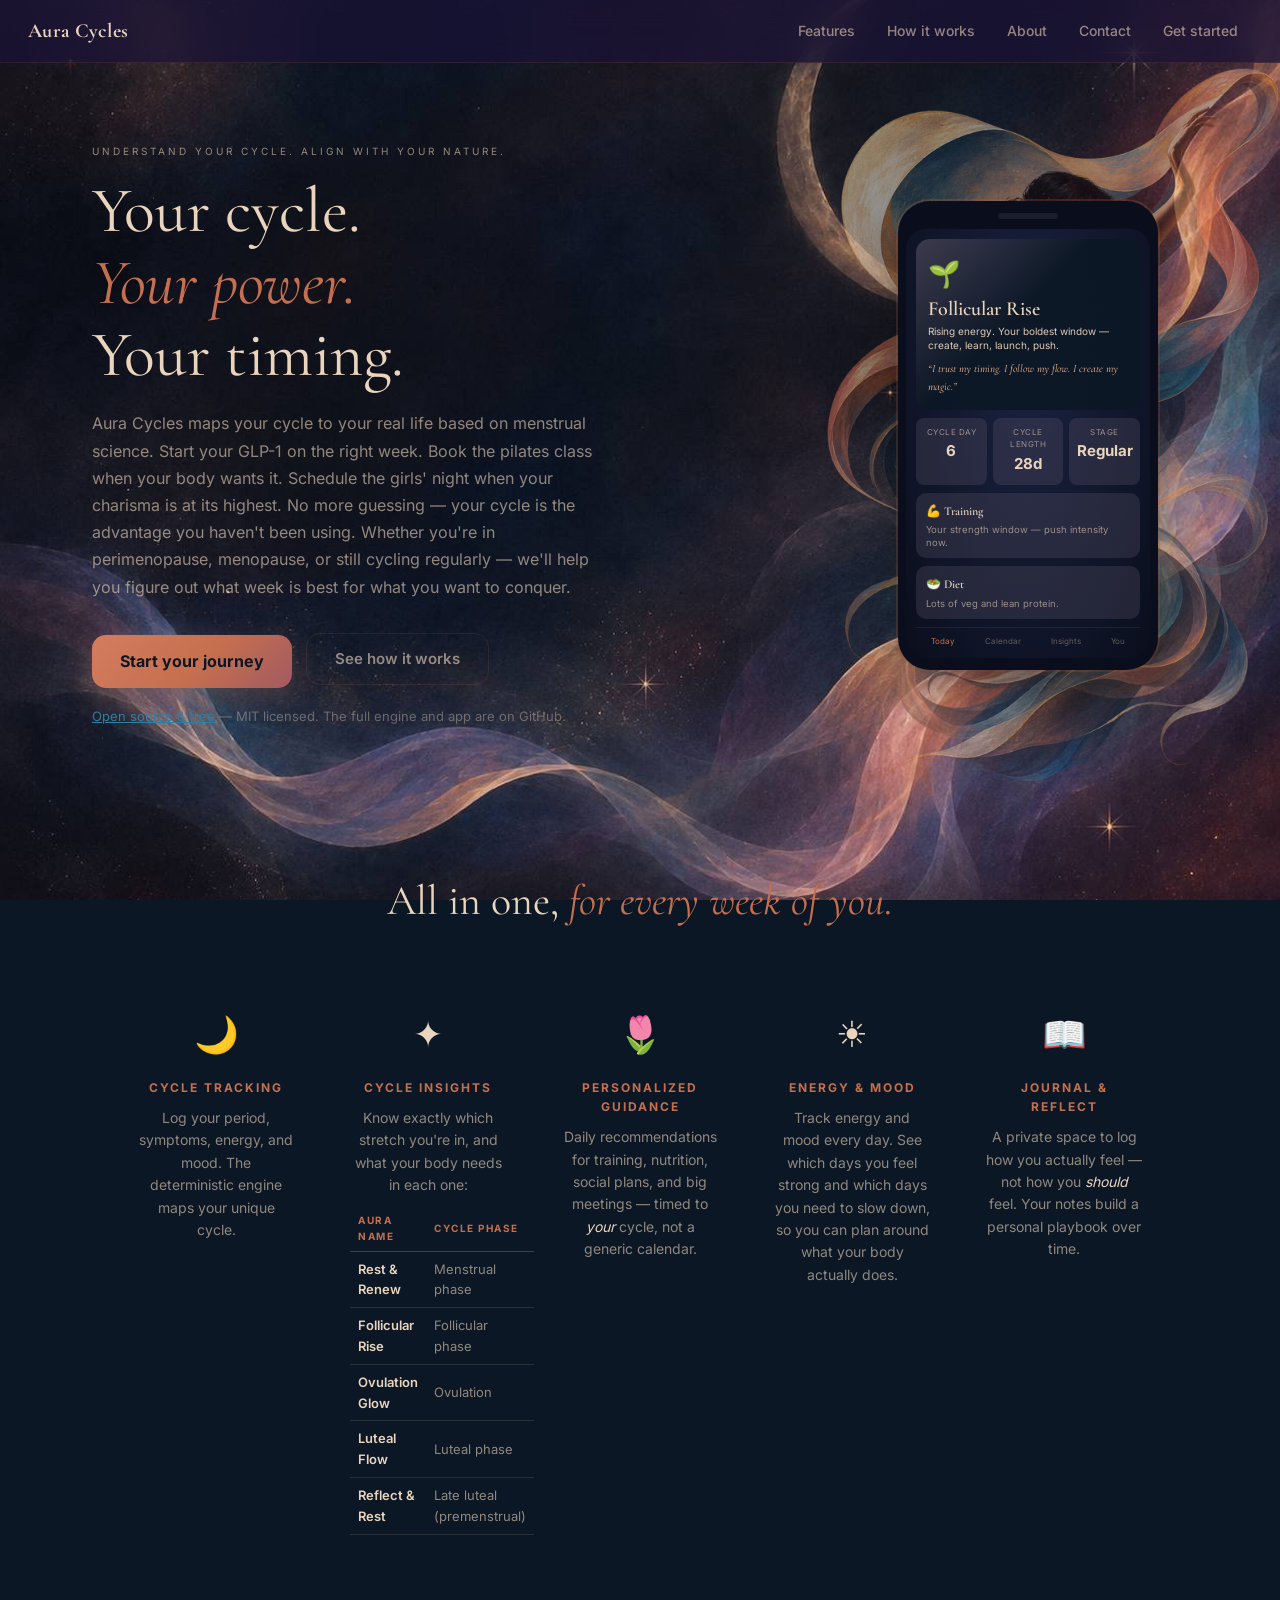
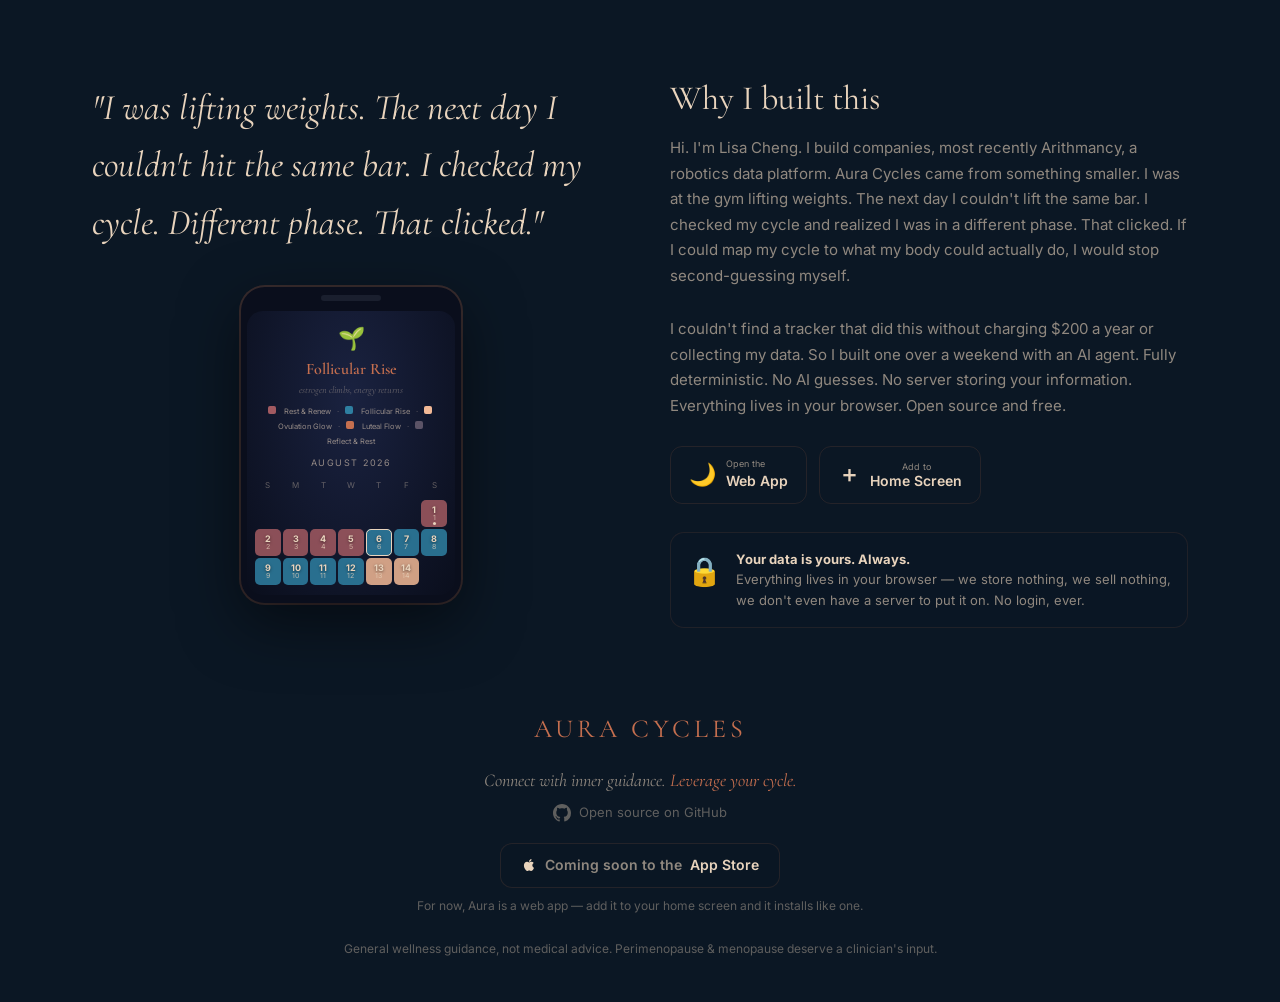
<file: static/index.html>
<!DOCTYPE html>
<html lang="en">
<head>
  <meta charset="UTF-8" />
  <meta name="viewport" content="width=device-width, initial-scale=1.0, viewport-fit=cover" />
  <title>Aura Cycles — Your cycle. Your power. Your timing.</title>
  <meta name="description" content="Aura Cycles is your personal guide to hormonal health, energy, and emotional wellbeing. Track your cycle, understand your patterns, and get daily recommendations timed to your flow — all in your browser, private and deterministic." />
  <meta name="theme-color" content="#0B1724" />
  <link rel="manifest" href="/manifest.webmanifest" />
  <link rel="icon" type="image/png" href="/static/icons/icon-192.png" />
  <link rel="apple-touch-icon" href="/static/icons/icon-180.png" />
  <meta name="mobile-web-app-capable" content="yes" />
  <meta name="apple-mobile-web-app-capable" content="yes" />
  <meta name="apple-mobile-web-app-status-bar-style" content="black-translucent" />
  <meta name="apple-mobile-web-app-title" content="Aura Cycles" />
  <link rel="stylesheet" href="/static/fonts/fonts.css" />
  <link rel="stylesheet" href="/static/landing.css" />
  <link rel="stylesheet" href="/static/style.css" />
  <script>
    // Returning visitor? Go straight to the app — no login, nothing to re-enter.
    (function () {
      try {
        var p = JSON.parse(localStorage.getItem('aura:profile') || 'null');
        if (p && p.period_starts && p.period_starts.length) location.replace('/app');
      } catch (e) {}
    })();
  </script>
</head>
<body>

  <!-- ===== Top navigation ===== -->
  <nav class="topnav" aria-label="Primary">
    <a class="nav-brand" href="#top">Aura Cycles</a>
    <div class="nav-links nav-landing">
      <a href="#features">Features</a>
      <a href="/how-it-works">How it works</a>
      <a href="/about">About</a>
      <a href="/contact">Contact</a>
      <a href="/app">Get started</a>
    </div>
  </nav>

  <!-- ===== HERO ===== -->
  <header class="hero" id="top">
    <div class="hero-illustration"></div>
    <div class="hero-split">
      <div class="hero-text">
        <div class="hero-kicker">UNDERSTAND YOUR CYCLE. ALIGN WITH YOUR NATURE.</div>
        <h1>Your cycle.<br><em>Your power.</em><br>Your timing.</h1>
        <p class="hero-desc">Aura Cycles maps your cycle to your real life based on menstrual science. Start your GLP-1 on the right week. Book the pilates class when your body wants it. Schedule the girls' night when your charisma is at its highest. No more guessing — your cycle is the advantage you haven't been using. Whether you're in perimenopause, menopause, or still cycling regularly — we'll help you figure out what week is best for what you want to conquer.</p>
        <div class="hero-btns">
          <a href="/app" class="cta">Start your journey</a>
          <a href="/how-it-works" class="cta-outline">See how it works</a>
        </div>
        <p class="hero-oss"><a href="https://github.com/chunli0x/auracycles" target="_blank" rel="noopener">Open source &amp; free</a> — MIT licensed. The full engine and app are on GitHub.</p>
      </div>
      <div class="hero-phone">
        <div class="phone-frame">
          <div class="phone-notch"></div>
          <div class="phone-screen app-mock">
            <div class="mock-banner">
              <span class="mock-emoji">🌱</span>
              <div class="mock-title">Follicular Rise</div>
              <div class="mock-blurb">Rising energy. Your boldest window — create, learn, launch, push.</div>
              <div class="mock-affirm">“I trust my timing. I follow my flow. I create my magic.”</div>
            </div>
            <div class="mock-facts">
              <div class="mock-fact"><span>Cycle day</span><strong>6</strong></div>
              <div class="mock-fact"><span>Cycle length</span><strong>28d</strong></div>
              <div class="mock-fact"><span>Stage</span><strong>Regular</strong></div>
            </div>
            <div class="mock-rec"><div class="mock-rec-head">💪 Training</div><div class="mock-rec-body">Your strength window — push intensity now.</div></div>
            <div class="mock-rec"><div class="mock-rec-head">🥗 Diet</div><div class="mock-rec-body">Lots of veg and lean protein.</div></div>
            <div class="mock-tabbar"><span class="on">Today</span><span>Calendar</span><span>Insights</span><span>You</span></div>
          </div>
        </div>
      </div>
    </div>
  </header>

  <!-- ===== LANDING CONTENT ===== -->
  <main class="landing">

    <!-- Features -->
    <section class="features" id="features">
      <h2 class="section-title">All in one, <em>for every week of you.</em></h2>
      <div class="feature-grid">
        <div class="feat">
          <div class="feat-icon">🌙</div>
          <h3>CYCLE TRACKING</h3>
          <p>Log your period, symptoms, energy, and mood. The deterministic engine maps your unique cycle.</p>
        </div>
        <div class="feat">
          <div class="feat-icon">✦</div>
          <h3>CYCLE INSIGHTS</h3>
          <p>Know exactly which stretch you're in, and what your body needs in each one:</p>
          <table class="stretch-table">
            <thead><tr><th>Aura name</th><th>Cycle phase</th></tr></thead>
            <tbody>
              <tr><td>Rest &amp; Renew</td><td>Menstrual phase</td></tr>
              <tr><td>Follicular Rise</td><td>Follicular phase</td></tr>
              <tr><td>Ovulation Glow</td><td>Ovulation</td></tr>
              <tr><td>Luteal Flow</td><td>Luteal phase</td></tr>
              <tr><td>Reflect &amp; Rest</td><td>Late luteal (premenstrual)</td></tr>
            </tbody>
          </table>
        </div>
        <div class="feat">
          <div class="feat-icon">🌷</div>
          <h3>PERSONALIZED GUIDANCE</h3>
          <p>Daily recommendations for training, nutrition, social plans, and big meetings — timed to <em>your</em> cycle, not a generic calendar.</p>
        </div>
        <div class="feat">
          <div class="feat-icon">☀️</div>
          <h3>ENERGY & MOOD</h3>
          <p>Track energy and mood every day. See which days you feel strong and which days you need to slow down, so you can plan around what your body actually does.</p>
        </div>
        <div class="feat">
          <div class="feat-icon">📖</div>
          <h3>JOURNAL & REFLECT</h3>
          <p>A private space to log how you actually feel — not how you <em>should</em> feel. Your notes build a personal playbook over time.</p>
        </div>
      </div>
    </section>

    <!-- Manifesto + Phone -->
    <section class="showcase" id="about">
      <div class="showcase-split">
        <div class="showcase-left">
          <blockquote>"I was lifting weights. The next day I couldn't hit the same bar. I checked my cycle. Different phase. That clicked."</blockquote>
          <div class="showcase-phone">
            <div class="phone-frame small">
              <div class="phone-notch"></div>
              <div class="phone-screen cal-screen">
                <div class="mock-cal-hero">
                  <div class="mock-cal-hero-icon">🌱</div>
                  <div class="mock-cal-hero-title">Follicular Rise</div>
                  <div class="mock-cal-hero-desc">estrogen climbs, energy returns</div>
                </div>
                <div class="mock-legend">
                  <span class="mock-swatch" style="background:#A25A61"></span>Rest &amp; Renew
                  <span class="mock-sep">·</span>
                  <span class="mock-swatch" style="background:#2E7FA1"></span>Follicular Rise
                  <span class="mock-sep">·</span>
                  <span class="mock-swatch" style="background:#F2B996"></span>Ovulation Glow
                  <span class="mock-sep">·</span>
                  <span class="mock-swatch" style="background:#C56F4F"></span>Luteal Flow
                  <span class="mock-sep">·</span>
                  <span class="mock-swatch" style="background:#5B5366"></span>Reflect &amp; Rest
                </div>
                <div class="mock-month-label">August 2026</div>
                <div class="mock-weekdays"><span>S</span><span>M</span><span>T</span><span>W</span><span>T</span><span>F</span><span>S</span></div>
                <div class="mock-grid">
                  <span class="mock-day blank"></span><span class="mock-day blank"></span><span class="mock-day blank"></span><span class="mock-day blank"></span><span class="mock-day blank"></span><span class="mock-day blank"></span>
                  <span class="mock-day start" style="background:rgba(162,90,97,0.85)"><span class="md-num">1</span><span class="md-cd">1</span></span>
                  <span class="mock-day" style="background:rgba(162,90,97,0.85)"><span class="md-num">2</span><span class="md-cd">2</span></span>
                  <span class="mock-day" style="background:rgba(162,90,97,0.85)"><span class="md-num">3</span><span class="md-cd">3</span></span>
                  <span class="mock-day" style="background:rgba(162,90,97,0.85)"><span class="md-num">4</span><span class="md-cd">4</span></span>
                  <span class="mock-day" style="background:rgba(162,90,97,0.85)"><span class="md-num">5</span><span class="md-cd">5</span></span>
                  <span class="mock-day today" style="background:rgba(46,127,161,0.85)"><span class="md-num">6</span><span class="md-cd">6</span></span>
                  <span class="mock-day" style="background:rgba(46,127,161,0.85)"><span class="md-num">7</span><span class="md-cd">7</span></span>
                  <span class="mock-day" style="background:rgba(46,127,161,0.85)"><span class="md-num">8</span><span class="md-cd">8</span></span>
                  <span class="mock-day" style="background:rgba(46,127,161,0.85)"><span class="md-num">9</span><span class="md-cd">9</span></span>
                  <span class="mock-day" style="background:rgba(46,127,161,0.85)"><span class="md-num">10</span><span class="md-cd">10</span></span>
                  <span class="mock-day" style="background:rgba(46,127,161,0.85)"><span class="md-num">11</span><span class="md-cd">11</span></span>
                  <span class="mock-day" style="background:rgba(46,127,161,0.85)"><span class="md-num">12</span><span class="md-cd">12</span></span>
                  <span class="mock-day" style="background:rgba(242,185,150,0.85)"><span class="md-num">13</span><span class="md-cd">13</span></span>
                  <span class="mock-day" style="background:rgba(242,185,150,0.85)"><span class="md-num">14</span><span class="md-cd">14</span></span>
                </div>
              </div>
            </div>
          </div>
        </div>
        <div class="showcase-right">
          <h2>Why I built this</h2>
          <p>Hi. I'm Lisa Cheng. I build companies, most recently Arithmancy, a robotics data platform. Aura Cycles came from something smaller. I was at the gym lifting weights. The next day I couldn't lift the same bar. I checked my cycle and realized I was in a different phase. That clicked. If I could map my cycle to what my body could actually do, I would stop second-guessing myself.</p>
          <p>I couldn't find a tracker that did this without charging $200 a year or collecting my data. So I built one over a weekend with an AI agent. Fully deterministic. No AI guesses. No server storing your information. Everything lives in your browser. Open source and free.</p>
          <div class="store-btns">
            <a href="/app" class="store-btn"><span class="sb-icon">🌙</span><span class="sb-text"><small>Open the</small>Web App</span></a>
            <button type="button" class="store-btn" id="install-btn"><span class="sb-icon">＋</span><span class="sb-text"><small>Add to</small>Home Screen</span></button>
          </div>
          <p class="install-hint" id="install-hint" hidden>To install: use your browser's menu → "Add to Home Screen" (iPhone: Share → Add to Home Screen). No app store needed.</p>
          <div class="privacy-box">
            <div class="pb-icon">🔒</div>
            <div class="pb-text"><strong>Your data is yours. Always.</strong><br>Everything lives in your browser — we store nothing, we sell nothing, we don't even have a server to put it on. No login, ever.</div>
          </div>
        </div>
      </div>
    </section>

  </main>

  <!-- ===== Footer ===== -->
  <footer class="foot">
    <div class="foot-brand">AURA CYCLES</div>
    <div class="motto">Connect with inner guidance. <em>Leverage your cycle.</em></div>
    <div class="foot-links">
      <a class="gh-link" href="https://github.com/chunli0x/auracycles" target="_blank" rel="noopener" aria-label="Aura Cycles on GitHub">
        <svg viewBox="0 0 16 16" width="18" height="18" fill="currentColor" aria-hidden="true"><path d="M8 0C3.58 0 0 3.58 0 8c0 3.54 2.29 6.53 5.47 7.59.4.07.55-.17.55-.38 0-.19-.01-.82-.01-1.49-2.01.37-2.53-.49-2.69-.94-.09-.23-.48-.94-.82-1.13-.28-.15-.68-.52-.01-.53.63-.01 1.08.58 1.23.82.72 1.21 1.87.87 2.33.66.07-.52.28-.87.51-1.07-1.78-.2-3.64-.89-3.64-3.95 0-.87.31-1.59.82-2.15-.08-.2-.36-1.02.08-2.12 0 0 .67-.21 2.2.82.64-.18 1.32-.27 2-.27s1.36.09 2 .27c1.53-1.04 2.2-.82 2.2-.82.44 1.1.16 1.92.08 2.12.51.56.82 1.27.82 2.15 0 3.07-1.87 3.75-3.65 3.95.29.25.54.73.54 1.48 0 1.07-.01 1.93-.01 2.2 0 .21.15.46.55.38A8.01 8.01 0 0 0 16 8c0-4.42-3.58-8-8-8z"/></svg>
        <span>Open source on GitHub</span>
      </a>
    </div>
    <div class="coming-soon">
      <span class="cs-badge"><span class="cs-apple"></span> Coming soon to the <strong>App Store</strong></span>
      <span class="cs-note">For now, Aura is a web app — add it to your home screen and it installs like one.</span>
    </div>
    <div class="disc">General wellness guidance, not medical advice. Perimenopause &amp; menopause deserve a clinician's input.</div>
  </footer>

  <script>
    if ('serviceWorker' in navigator) {
      window.addEventListener('load', function () {
        navigator.serviceWorker.register('/sw.js').catch(function () {});
      });
    }
    // PWA install (Add to Home Screen)
    let deferredPrompt = null;
    window.addEventListener('beforeinstallprompt', function (e) {
      e.preventDefault();
      deferredPrompt = e;
    });
    document.getElementById('install-btn').addEventListener('click', function () {
      if (deferredPrompt) {
        deferredPrompt.prompt();
        deferredPrompt.userChoice.then(function () { deferredPrompt = null; });
      } else {
        document.getElementById('install-hint').hidden = false;
      }
    });
  </script>
</body>
</html>
</file>
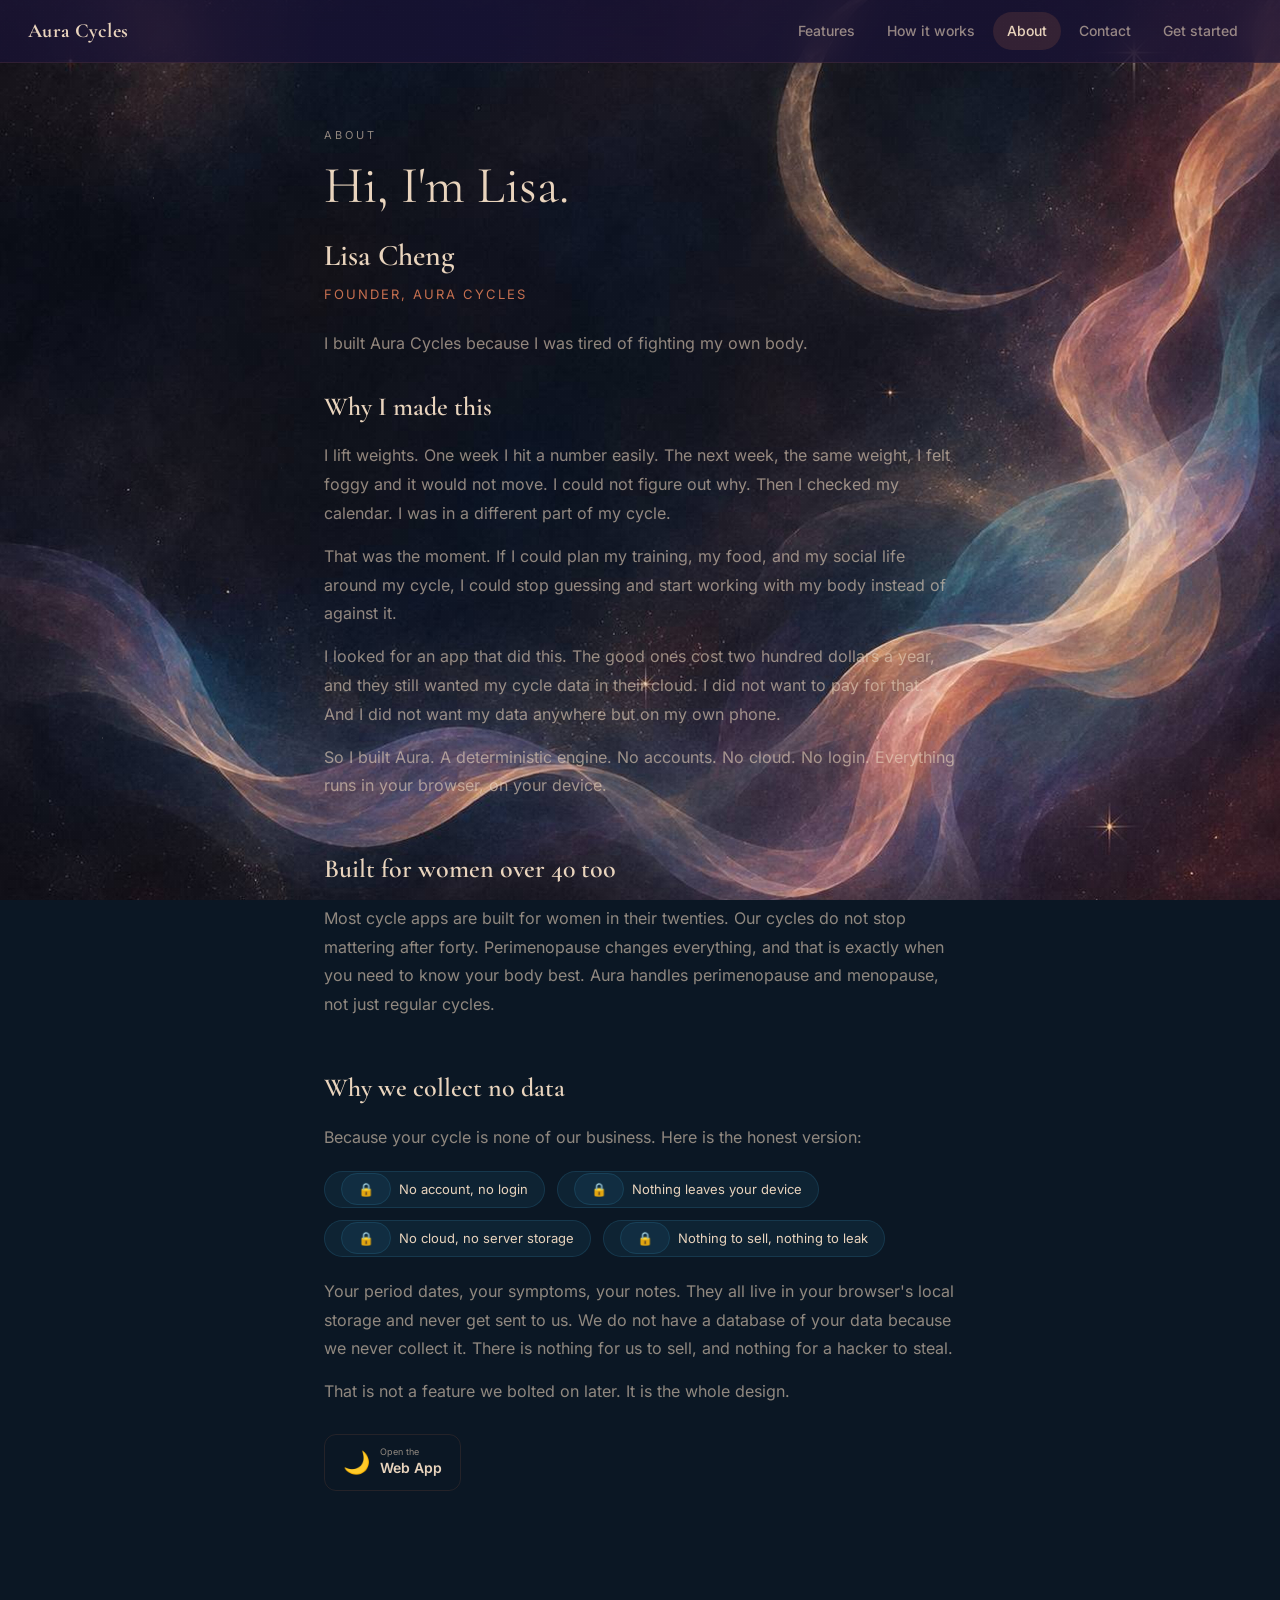
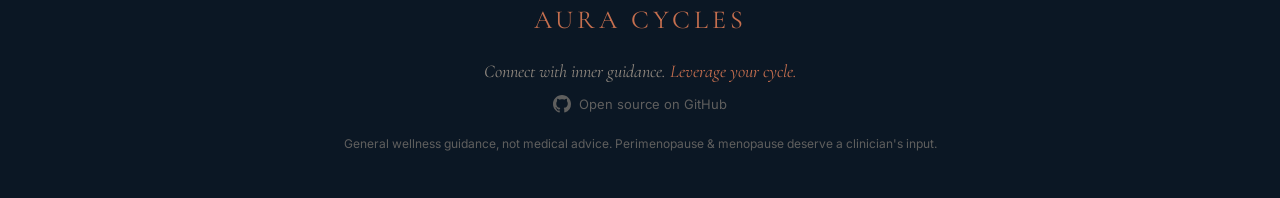
<file: static/about.html>
<!DOCTYPE html>
<html lang="en">
<head>
  <meta charset="UTF-8" />
  <meta name="viewport" content="width=device-width, initial-scale=1.0, viewport-fit=cover" />
  <title>About — Aura Cycles</title>
  <meta name="description" content="Why Lisa built Aura Cycles, and why we collect no data. A deterministic, private cycle tracker that lives in your browser." />
  <meta name="theme-color" content="#0B1724" />
  <link rel="manifest" href="/manifest.webmanifest" />
  <link rel="icon" type="image/png" href="/static/icons/icon-192.png" />
  <link rel="apple-touch-icon" href="/static/icons/icon-180.png" />
  <meta name="mobile-web-app-capable" content="yes" />
  <meta name="apple-mobile-web-app-capable" content="yes" />
  <meta name="apple-mobile-web-app-status-bar-style" content="black-translucent" />
  <meta name="apple-mobile-web-app-title" content="Aura Cycles" />
  <link rel="stylesheet" href="/static/fonts/fonts.css" />
  <link rel="stylesheet" href="/static/landing.css" />
  <link rel="stylesheet" href="/static/style.css" />
  <link rel="stylesheet" href="/static/pages.css" />
</head>
<body>

  <nav class="topnav" aria-label="Primary">
    <a class="nav-brand" href="/">Aura Cycles</a>
    <div class="nav-links nav-landing">
      <a href="/#features">Features</a>
      <a href="/how-it-works">How it works</a>
      <a href="/about" class="active">About</a>
      <a href="/contact">Contact</a>
      <a href="/app">Get started</a>
    </div>
  </nav>

  <main class="page-wrap narrow">
    <div class="page-kicker">About</div>
    <h1 class="page-title">Hi, I'm Lisa.</h1>

    <div class="bio-section">
      <div class="bio-name">Lisa Cheng</div>
      <div class="bio-role">Founder, Aura Cycles</div>
      <p>I built Aura Cycles because I was tired of fighting my own body.</p>
    </div>

    <h2 class="page-h2">Why I made this</h2>
    <div class="bio-section">
      <p>I lift weights. One week I hit a number easily. The next week, the same weight, I felt foggy and it would not move. I could not figure out why. Then I checked my calendar. I was in a different part of my cycle.</p>
      <p>That was the moment. If I could plan my training, my food, and my social life around my cycle, I could stop guessing and start working with my body instead of against it.</p>
      <p>I looked for an app that did this. The good ones cost two hundred dollars a year, and they still wanted my cycle data in their cloud. I did not want to pay for that. And I did not want my data anywhere but on my own phone.</p>
      <p>So I built Aura. A deterministic engine. No accounts. No cloud. No login. Everything runs in your browser, on your device.</p>
    </div>

    <h2 class="page-h2">Built for women over 40 too</h2>
    <div class="bio-section">
      <p>Most cycle apps are built for women in their twenties. Our cycles do not stop mattering after forty. Perimenopause changes everything, and that is exactly when you need to know your body best. Aura handles perimenopause and menopause, not just regular cycles.</p>
    </div>

    <h2 class="page-h2">Why we collect no data</h2>
    <div class="bio-section">
      <p>Because your cycle is none of our business. Here is the honest version:</p>
      <div class="privacy-pill">
        <span><span class="lock">🔒</span> No account, no login</span>
        <span><span class="lock">🔒</span> Nothing leaves your device</span>
        <span><span class="lock">🔒</span> No cloud, no server storage</span>
        <span><span class="lock">🔒</span> Nothing to sell, nothing to leak</span>
      </div>
      <p>Your period dates, your symptoms, your notes. They all live in your browser's local storage and never get sent to us. We do not have a database of your data because we never collect it. There is nothing for us to sell, and nothing for a hacker to steal.</p>
      <p>That is not a feature we bolted on later. It is the whole design.</p>
    </div>

    <div class="store-btns">
      <a href="/app" class="store-btn"><span class="sb-icon">🌙</span><span class="sb-text"><small>Open the</small>Web App</span></a>
    </div>
  </main>

  <footer class="foot">
    <div class="foot-brand">AURA CYCLES</div>
    <div class="motto">Connect with inner guidance. <em>Leverage your cycle.</em></div>
    <div class="foot-links">
      <a class="gh-link" href="https://github.com/chunli0x/auracycles" target="_blank" rel="noopener" aria-label="Aura Cycles on GitHub">
        <svg viewBox="0 0 16 16" width="18" height="18" fill="currentColor" aria-hidden="true"><path d="M8 0C3.58 0 0 3.58 0 8c0 3.54 2.29 6.53 5.47 7.59.4.07.55-.17.55-.38 0-.19-.01-.82-.01-1.49-2.01.37-2.53-.49-2.69-.94-.09-.23-.48-.94-.82-1.13-.28-.15-.68-.52-.01-.53.63-.01 1.08.58 1.23.82.72 1.21 1.87.87 2.33.66.07-.52.28-.87.51-1.07-1.78-.2-3.64-.89-3.64-3.95 0-.87.31-1.59.82-2.15-.08-.2-.36-1.02.08-2.12 0 0 .67-.21 2.2.82.64-.18 1.32-.27 2-.27s1.36.09 2 .27c1.53-1.04 2.2-.82 2.2-.82.44 1.1.16 1.92.08 2.12.51.56.82 1.27.82 2.15 0 3.07-1.87 3.75-3.65 3.95.29.25.54.73.54 1.48 0 1.07-.01 1.93-.01 2.2 0 .21.15.46.55.38A8.01 8.01 0 0 0 16 8c0-4.42-3.58-8-8-8z"/></svg>
        <span>Open source on GitHub</span>
      </a>
    </div>
    <div class="disc">General wellness guidance, not medical advice. Perimenopause &amp; menopause deserve a clinician's input.</div>
  </footer>

</body>
</html>
</file>
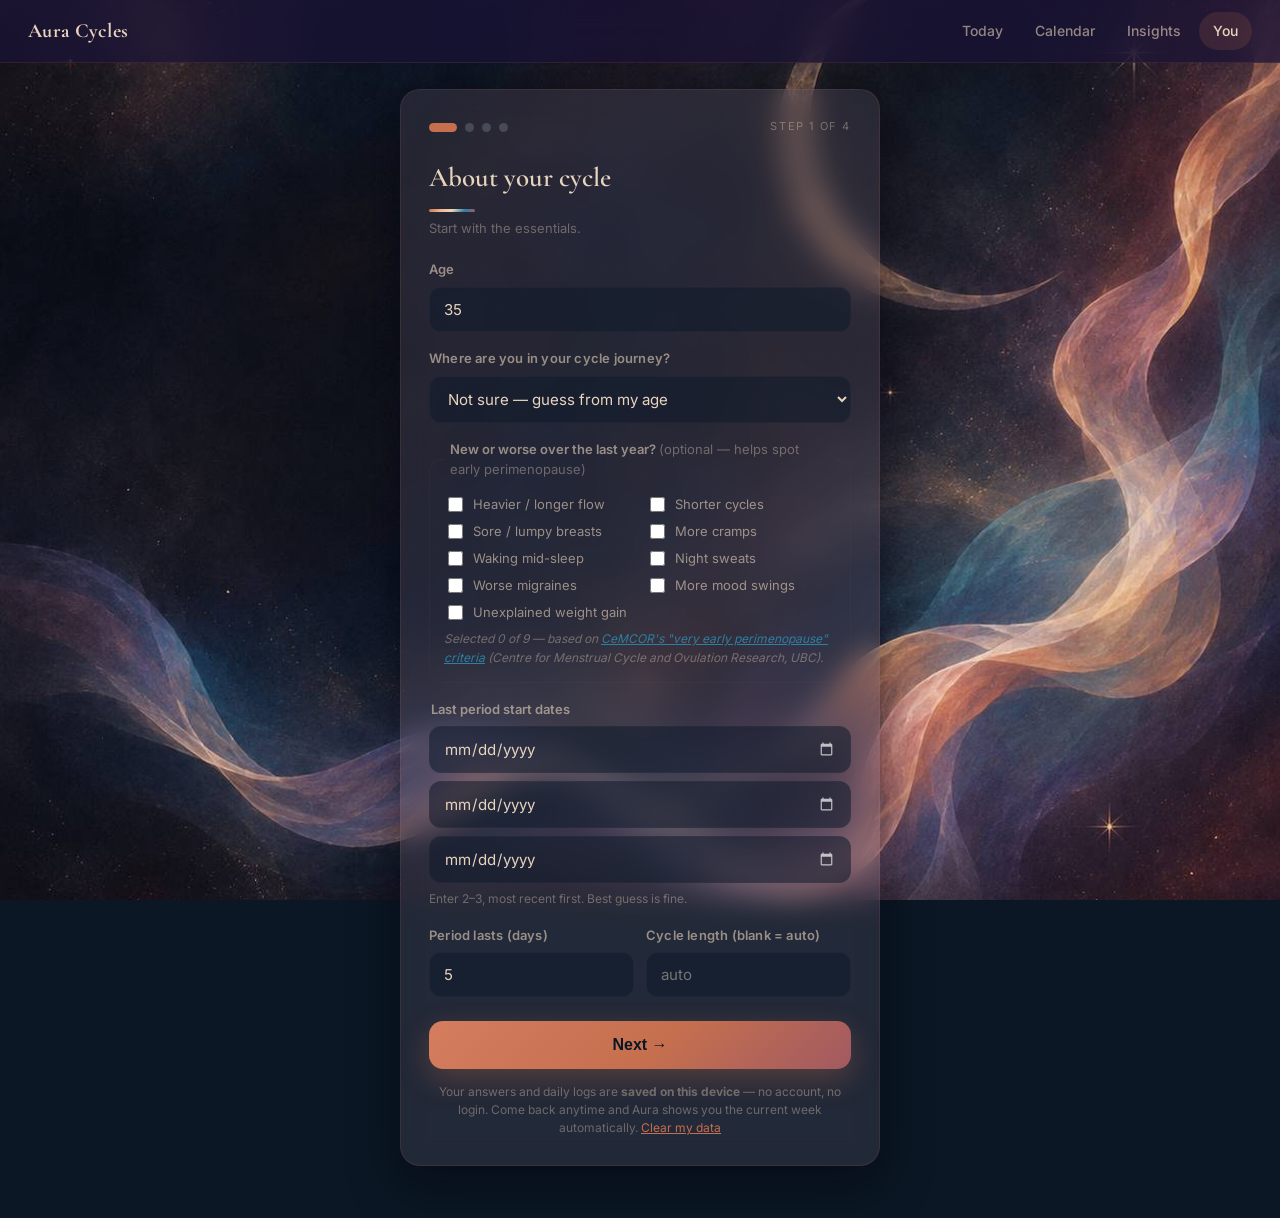
<file: static/app.html>
<!DOCTYPE html>
<html lang="en">
<head>
  <meta charset="UTF-8" />
  <meta name="viewport" content="width=device-width, initial-scale=1.0, viewport-fit=cover" />
  <title>Aura Cycles — Your cycle</title>
  <meta name="description" content="Aura Cycles — your cycle map, weekly recommendations, and daily guidance. Private and deterministic, saved on your device." />
  <meta name="theme-color" content="#0B1724" />
  <link rel="manifest" href="/manifest.webmanifest" />
  <link rel="icon" type="image/png" href="/static/icons/icon-192.png" />
  <link rel="apple-touch-icon" href="/static/icons/icon-180.png" />
  <meta name="mobile-web-app-capable" content="yes" />
  <meta name="apple-mobile-web-app-capable" content="yes" />
  <meta name="apple-mobile-web-app-status-bar-style" content="black-translucent" />
  <meta name="apple-mobile-web-app-title" content="Aura Cycles" />
  <link rel="stylesheet" href="/static/fonts/fonts.css" />
  <link rel="stylesheet" href="/static/style.css" />
</head>
<body>

  <!-- ===== Top navigation (app) ===== -->
  <nav class="topnav" aria-label="Primary">
    <a class="nav-brand" href="/">Aura Cycles</a>
    <div class="nav-links nav-app">
      <a href="#view-today" data-view="today">Today</a>
      <a href="#view-calendar" data-view="calendar">Calendar</a>
      <a href="#view-insights" data-view="insights">Insights</a>
      <a href="#view-you" data-view="you">You</a>
    </div>
  </nav>

  <!-- ===== App views (JS-driven) ===== -->
  <main class="app" id="app-main">
    <div id="view-today" class="view" hidden></div>
    <div id="view-calendar" class="view" hidden></div>
    <div id="view-insights" class="view" hidden></div>
    <div id="view-you" class="view">
      <form id="form" class="card form" autocomplete="off">
        <div class="step-progress">
          <span class="step-dot active"></span><span class="step-dot"></span><span class="step-dot"></span><span class="step-dot"></span>
          <span class="step-label" id="step-label">Step 1 of 4</span>
        </div>
        <div class="step" data-step="1">
          <h2>About your cycle</h2><p class="form-sub">Start with the essentials.</p>
          <label class="field"><span>Age</span><input type="number" id="age" min="14" max="70" value="35" required /></label>
          <label class="field"><span>Where are you in your cycle journey?</span>
            <select id="stage"><option value="auto" selected>Not sure — guess from my age</option><option value="regular">Regular cycles</option><option value="very_early_perimenopause">Very early perimenopause — regular cycles, new changes</option><option value="perimenopause">Perimenopause — cycles shifting</option><option value="menopause">Menopause — no period for 12+ months</option></select></label>
          <fieldset class="field peri-checklist">
            <legend>New or worse over the last year? <em>(optional — helps spot early perimenopause)</em></legend>
            <div class="peri-grid">
              <label class="peri-item"><input type="checkbox" name="peri_symptom" value="heavy_flow" /> Heavier / longer flow</label>
              <label class="peri-item"><input type="checkbox" name="peri_symptom" value="shorter_cycle" /> Shorter cycles</label>
              <label class="peri-item"><input type="checkbox" name="peri_symptom" value="breast_changes" /> Sore / lumpy breasts</label>
              <label class="peri-item"><input type="checkbox" name="peri_symptom" value="cramps" /> More cramps</label>
              <label class="peri-item"><input type="checkbox" name="peri_symptom" value="mid_sleep" /> Waking mid-sleep</label>
              <label class="peri-item"><input type="checkbox" name="peri_symptom" value="night_sweats" /> Night sweats</label>
              <label class="peri-item"><input type="checkbox" name="peri_symptom" value="migraine" /> Worse migraines</label>
              <label class="peri-item"><input type="checkbox" name="peri_symptom" value="mood_swings" /> More mood swings</label>
              <label class="peri-item"><input type="checkbox" name="peri_symptom" value="weight_gain" /> Unexplained weight gain</label>
            </div>
            <small class="peri-src" id="peri-count">Selected 0 of 9 — based on <a href="https://cemcor.ubc.ca/resources/how-can-i-tell-i-am-perimenopause/" target="_blank" rel="noopener">CeMCOR's "very early perimenopause" criteria</a> (Centre for Menstrual Cycle and Ovulation Research, UBC).</small>
          </fieldset>
          <fieldset class="field starts"><legend>Last period start dates</legend>
            <div class="start-grid"><input type="date" id="start1" /><input type="date" id="start2" /><input type="date" id="start3" /></div>
            <small>Enter 2–3, most recent first. Best guess is fine.</small></fieldset>
          <div class="row">
            <label class="field"><span>Period lasts (days)</span><input type="number" id="period_length" min="1" max="10" value="5" /></label>
            <label class="field"><span>Cycle length (blank = auto)</span><input type="number" id="cycle_length" min="15" max="60" placeholder="auto" /></label></div>
          <div class="step-actions"><button type="button" class="cta" data-next>Next →</button></div>
        </div>
        <div class="step" data-step="2" hidden>
          <h2>Your routine</h2><p class="form-sub">How you move and what fuels you.</p>
          <label class="field"><span>How often do you work out?</span><select id="workout_frequency"><option value="daily">Daily</option><option value="5x">4–5× / week</option><option value="3x" selected>2–3× / week</option><option value="1x">1× / week or less</option></select></label>
          <label class="field"><span>What kind of training?</span><select id="training"><option value="heavy">Heavy strength / powerlifting</option><option value="moderate">Moderate weights, gym</option><option value="light">Light weights / pilates / yoga</option><option value="cardio">Mostly cardio / endurance</option><option value="mix" selected>Mix of strength + cardio</option></select></label>
          <label class="field"><span>What's your diet like?</span><select id="diet"><option value="balanced" selected>Balanced</option><option value="gluten-free">Gluten-free</option><option value="vegetarian">Vegetarian</option><option value="vegan">Vegan</option><option value="pescatarian">Pescatarian</option><option value="low-carb">Low-carb / keto</option><option value="high-protein">High-protein</option><option value="if">Intermittent fasting</option></select></label>
          <div class="step-actions"><button type="button" class="step-back" data-back>← Back</button><button type="button" class="cta" data-next>Next →</button></div>
        </div>
        <div class="step" data-step="3" hidden>
          <h2>Your world</h2><p class="form-sub">People, and your hormonal context.</p>
          <label class="field"><span>How often do you see friends?</span><select id="social"><option value="daily">Daily</option><option value="weekly" selected>A few times a week</option><option value="monthly">A few times a month</option><option value="rarely">Rarely</option></select></label>
          <label class="field"><span>Relationship status</span><select id="relationship"><option value="single" selected>Single</option><option value="relationship">In a relationship</option></select></label>
          <label class="field"><span>Are you trying to get pregnant?</span><select id="ttc"><option value="no" selected>No</option><option value="yes">Yes — trying to conceive</option></select></label>
          <label class="field" id="hrt-field"><span>Are you on HRT? <em>(hormone therapy)</em></span><select id="hrt"><option value="no" selected>No</option><option value="yes">Yes — on HRT</option><option value="considering">Considering / discussing with a doctor</option></select></label>
          <label class="field"><span>On or starting a GLP-1? <em>(Ozempic, Wegovy, Mounjaro…)</em></span><select id="glp1"><option value="no" selected>No</option><option value="yes">Yes — currently on one</option><option value="starting">Starting soon</option></select></label>
          <div class="step-actions"><button type="button" class="step-back" data-back>← Back</button><button type="button" class="cta" data-next>Next →</button></div>
        </div>
        <div class="step" data-step="4" hidden>
          <h2>A little stardust</h2><p class="form-sub">Your sign weaves into every week — a personalized read on top of your cycle science.</p>
          <label class="field"><span>Sun sign</span><select id="sign"><option value="skip" selected>Skip — not into astrology</option><option value="aries">♈ Aries</option><option value="taurus">♉ Taurus</option><option value="gemini">♊ Gemini</option><option value="cancer">♋ Cancer</option><option value="leo">♌ Leo</option><option value="virgo">♍ Virgo</option><option value="libra">♎ Libra</option><option value="scorpio">♏ Scorpio</option><option value="sagittarius">♐ Sagittarius</option><option value="capricorn">♑ Capricorn</option><option value="aquarius">♒ Aquarius</option><option value="pisces">♓ Pisces</option></select></label>
          <div class="step-actions"><button type="button" class="step-back" data-back>← Back</button><button type="submit" class="cta">Reveal my cycle ✨</button></div>
        </div>
        <div class="privacy">Your answers and daily logs are <strong>saved on this device</strong> — no account, no login. Come back anytime and Aura shows you the current week automatically. <a href="#" id="clear">Clear my data</a></div>
      </form>
    </div>
  </main>

  <!-- ===== Bottom tab bar (mobile) ===== -->
  <nav class="tabbar" aria-label="Primary">
    <a href="#view-today" data-view="today">
      <svg viewBox="0 0 24 24" fill="none" stroke="currentColor" stroke-width="1.5" stroke-linecap="round" stroke-linejoin="round" aria-hidden="true"><path d="M3 9l9-7 9 7v11a2 2 0 0 1-2 2H5a2 2 0 0 1-2-2z"/><polyline points="9 22 9 12 15 12 15 22"/></svg>
      <span>Home</span>
    </a>
    <a href="#view-calendar" data-view="calendar">
      <svg viewBox="0 0 24 24" fill="none" stroke="currentColor" stroke-width="1.5" stroke-linecap="round" stroke-linejoin="round" aria-hidden="true"><circle cx="12" cy="12" r="9"/><path d="M12 6v6l3.5 2.5"/><path d="M8.5 9.5a3.5 3.5 0 0 1 7 0"/></svg>
      <span>Cycle</span>
    </a>
    <a href="#view-insights" data-view="insights">
      <svg viewBox="0 0 24 24" fill="none" stroke="currentColor" stroke-width="1.5" stroke-linecap="round" stroke-linejoin="round" aria-hidden="true"><path d="M11 21H4a2 2 0 0 1-2-2V5a2 2 0 0 1 2-2h5l2 3h7a2 2 0 0 1 2 2v1"/><path d="M16 14v6M13 17h6"/></svg>
      <span>Insights</span>
    </a>
    <a href="#view-you" data-view="you">
      <svg viewBox="0 0 24 24" fill="none" stroke="currentColor" stroke-width="1.5" stroke-linecap="round" stroke-linejoin="round" aria-hidden="true"><circle cx="12" cy="8" r="4"/><path d="M4 21c0-4 3.6-6.5 8-6.5s8 2.5 8 6.5"/></svg>
      <span>You</span>
    </a>
  </nav>

  <script src="/static/engine.js"></script>
  <script src="/static/app.js"></script>
  <script>
    if ('serviceWorker' in navigator) {
      window.addEventListener('load', function () {
        navigator.serviceWorker.register('/sw.js').catch(function () {});
      });
    }
  </script>
</body>
</html>
</file>
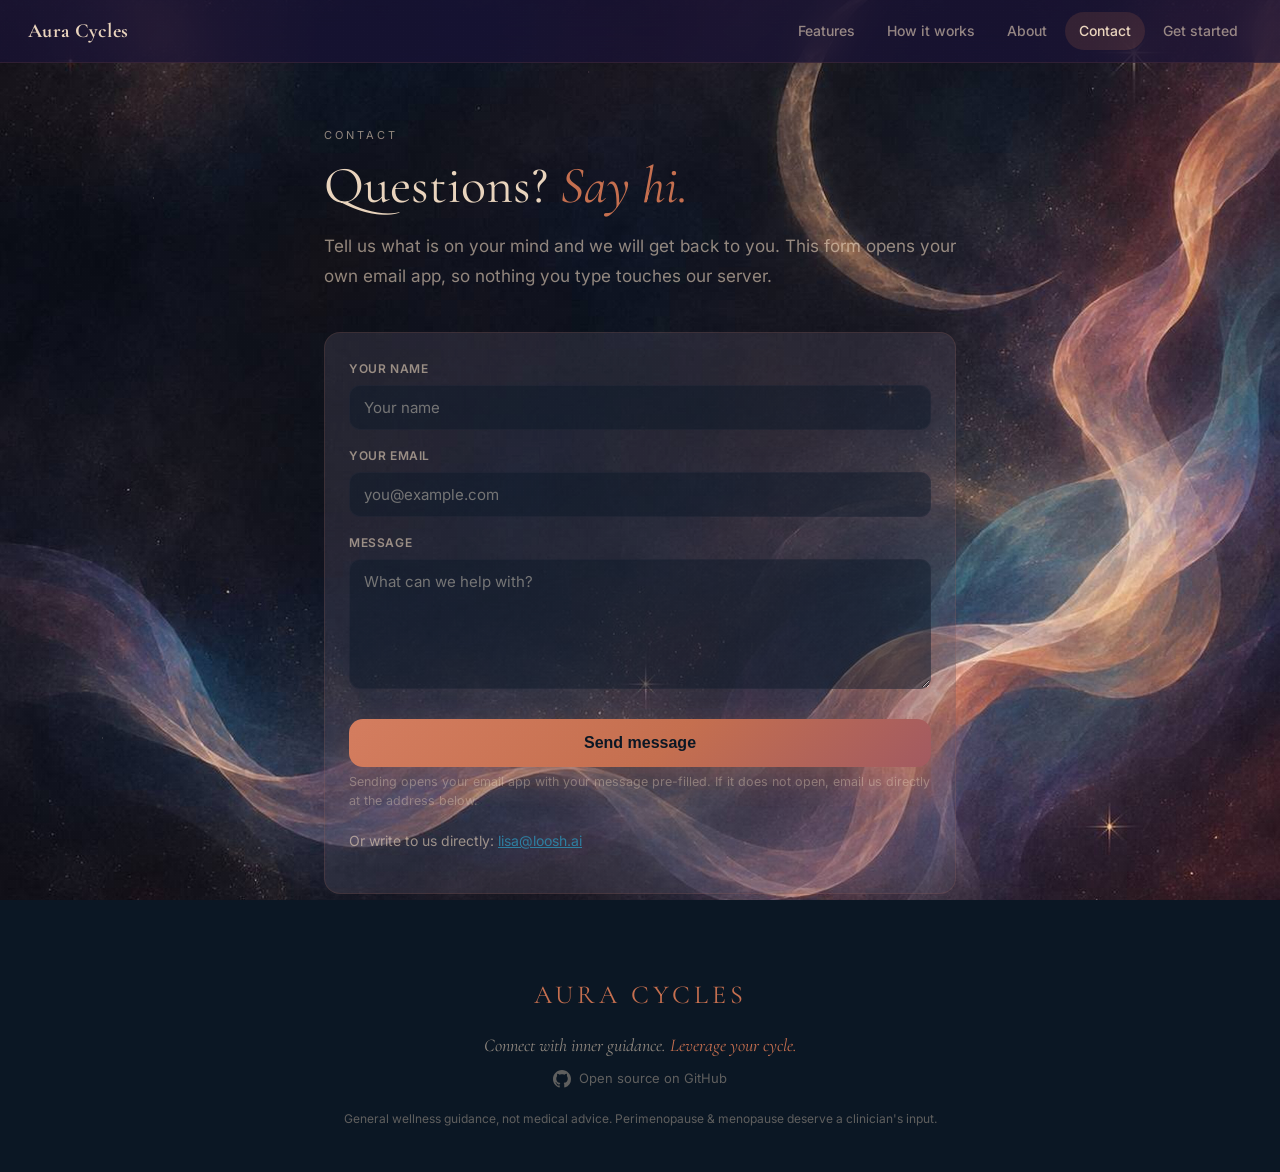
<file: static/contact.html>
<!DOCTYPE html>
<html lang="en">
<head>
  <meta charset="UTF-8" />
  <meta name="viewport" content="width=device-width, initial-scale=1.0, viewport-fit=cover" />
  <title>Contact — Aura Cycles</title>
  <meta name="description" content="Questions about Aura Cycles? Reach out. We read everything, and we reply." />
  <meta name="theme-color" content="#0B1724" />
  <link rel="manifest" href="/manifest.webmanifest" />
  <link rel="icon" type="image/png" href="/static/icons/icon-192.png" />
  <link rel="apple-touch-icon" href="/static/icons/icon-180.png" />
  <meta name="mobile-web-app-capable" content="yes" />
  <meta name="apple-mobile-web-app-capable" content="yes" />
  <meta name="apple-mobile-web-app-status-bar-style" content="black-translucent" />
  <meta name="apple-mobile-web-app-title" content="Aura Cycles" />
  <link rel="stylesheet" href="/static/fonts/fonts.css" />
  <link rel="stylesheet" href="/static/landing.css" />
  <link rel="stylesheet" href="/static/style.css" />
  <link rel="stylesheet" href="/static/pages.css" />
</head>
<body>

  <nav class="topnav" aria-label="Primary">
    <a class="nav-brand" href="/">Aura Cycles</a>
    <div class="nav-links nav-landing">
      <a href="/#features">Features</a>
      <a href="/how-it-works">How it works</a>
      <a href="/about">About</a>
      <a href="/contact" class="active">Contact</a>
      <a href="/app">Get started</a>
    </div>
  </nav>

  <main class="page-wrap narrow">
    <div class="page-kicker">Contact</div>
    <h1 class="page-title">Questions? <em>Say hi.</em></h1>
    <p class="page-lede">Tell us what is on your mind and we will get back to you. This form opens your own email app, so nothing you type touches our server.</p>

    <div class="contact-card">
      <form id="contact-form" autocomplete="off">
        <label class="field"><span>Your name</span><input type="text" id="c-name" placeholder="Your name" /></label>
        <label class="field"><span>Your email</span><input type="email" id="c-email" placeholder="you@example.com" /></label>
        <label class="field"><span>Message</span><textarea id="c-message" placeholder="What can we help with?"></textarea></label>
        <button type="submit" class="cta">Send message</button>
      </form>
      <p class="contact-note">Sending opens your email app with your message pre-filled. If it does not open, email us directly at the address below.</p>
      <p class="contact-direct">Or write to us directly: <a href="mailto:lisa@loosh.ai">lisa@loosh.ai</a></p>
    </div>
  </main>

  <footer class="foot">
    <div class="foot-brand">AURA CYCLES</div>
    <div class="motto">Connect with inner guidance. <em>Leverage your cycle.</em></div>
    <div class="foot-links">
      <a class="gh-link" href="https://github.com/chunli0x/auracycles" target="_blank" rel="noopener" aria-label="Aura Cycles on GitHub">
        <svg viewBox="0 0 16 16" width="18" height="18" fill="currentColor" aria-hidden="true"><path d="M8 0C3.58 0 0 3.58 0 8c0 3.54 2.29 6.53 5.47 7.59.4.07.55-.17.55-.38 0-.19-.01-.82-.01-1.49-2.01.37-2.53-.49-2.69-.94-.09-.23-.48-.94-.82-1.13-.28-.15-.68-.52-.01-.53.63-.01 1.08.58 1.23.82.72 1.21 1.87.87 2.33.66.07-.52.28-.87.51-1.07-1.78-.2-3.64-.89-3.64-3.95 0-.87.31-1.59.82-2.15-.08-.2-.36-1.02.08-2.12 0 0 .67-.21 2.2.82.64-.18 1.32-.27 2-.27s1.36.09 2 .27c1.53-1.04 2.2-.82 2.2-.82.44 1.1.16 1.92.08 2.12.51.56.82 1.27.82 2.15 0 3.07-1.87 3.75-3.65 3.95.29.25.54.73.54 1.48 0 1.07-.01 1.93-.01 2.2 0 .21.15.46.55.38A8.01 8.01 0 0 0 16 8c0-4.42-3.58-8-8-8z"/></svg>
        <span>Open source on GitHub</span>
      </a>
    </div>
    <div class="disc">General wellness guidance, not medical advice. Perimenopause &amp; menopause deserve a clinician's input.</div>
  </footer>

  <script>
    document.getElementById('contact-form').addEventListener('submit', function (e) {
      e.preventDefault();
      var name = document.getElementById('c-name').value.trim();
      var email = document.getElementById('c-email').value.trim();
      var message = document.getElementById('c-message').value.trim();
      var subject = 'Aura Cycles — question from ' + (name || 'a visitor');
      var body = (name ? 'Name: ' + name + '\n' : '')
        + (email ? 'Email: ' + email + '\n' : '')
        + '\n' + (message || '');
      var href = 'mailto:lisa@loosh.ai?subject=' + encodeURIComponent(subject)
        + '&body=' + encodeURIComponent(body);
      window.location.href = href;
    });
  </script>
</body>
</html>
</file>
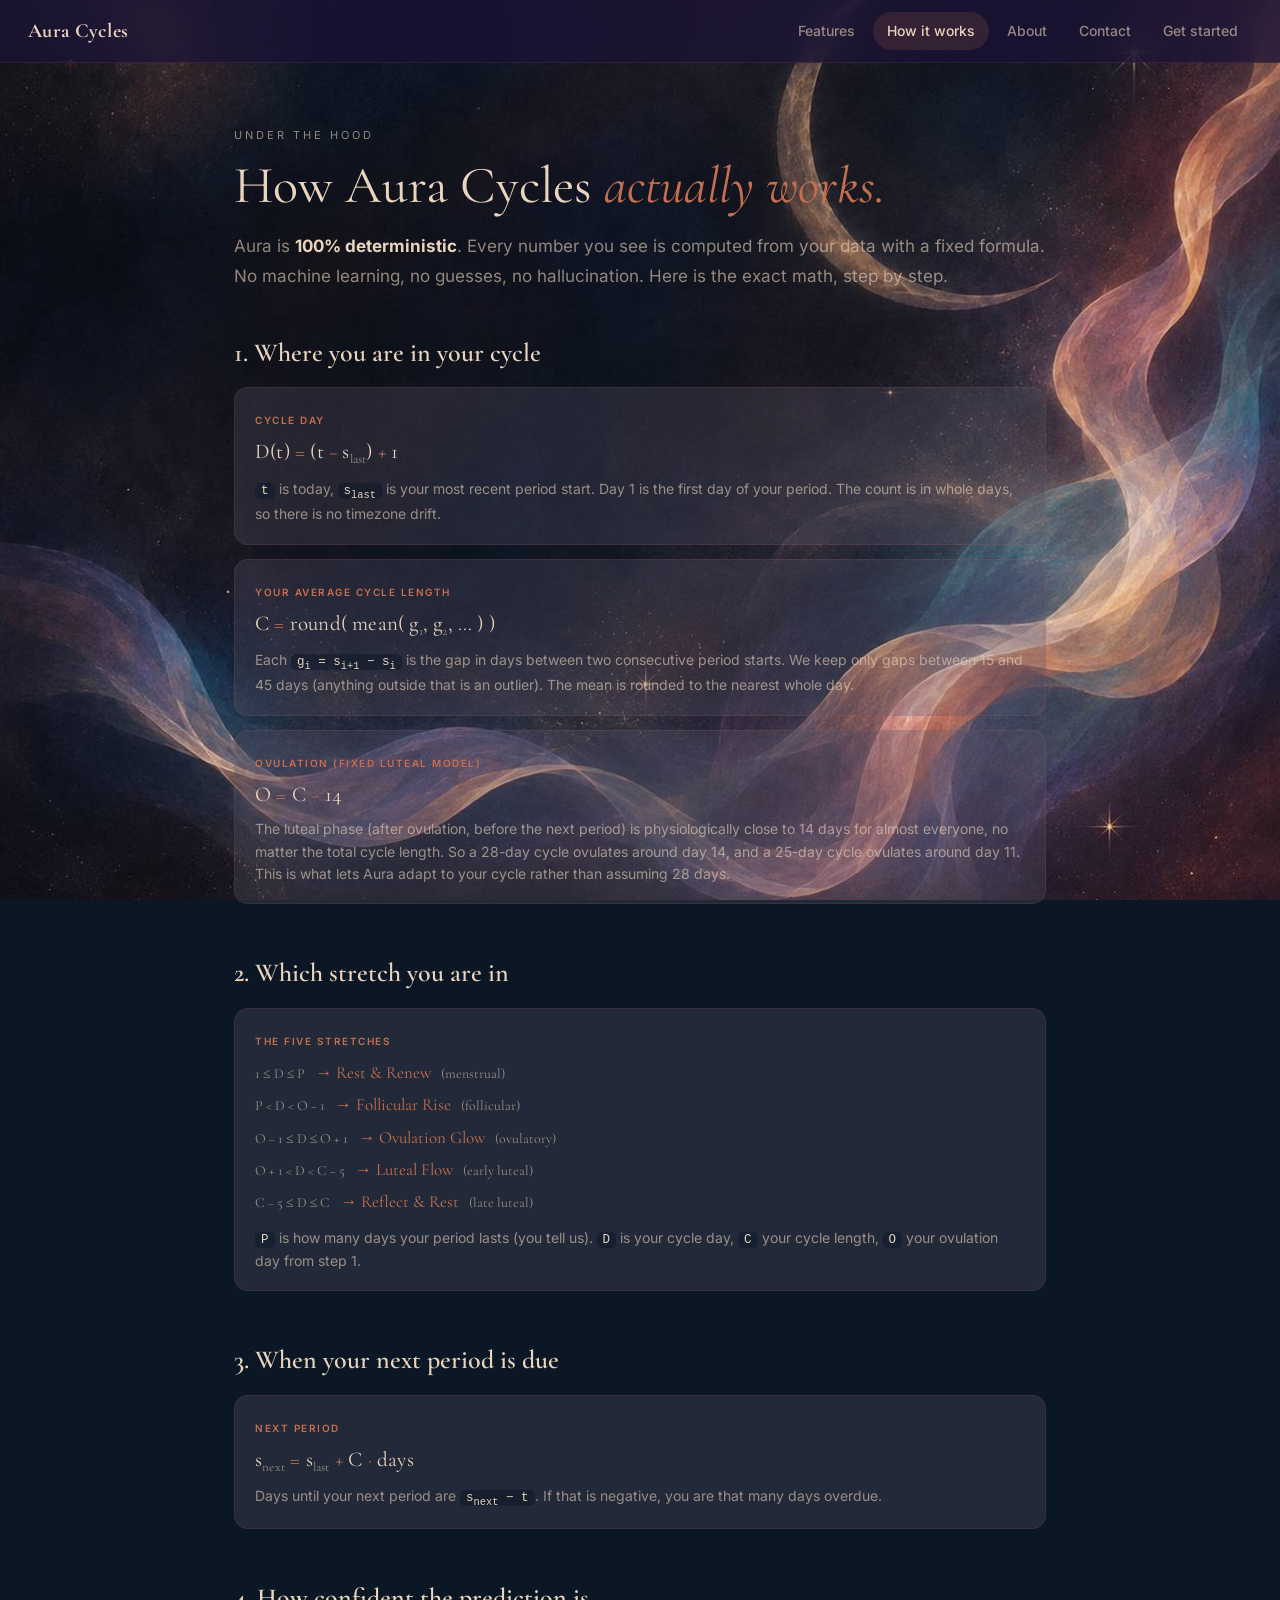
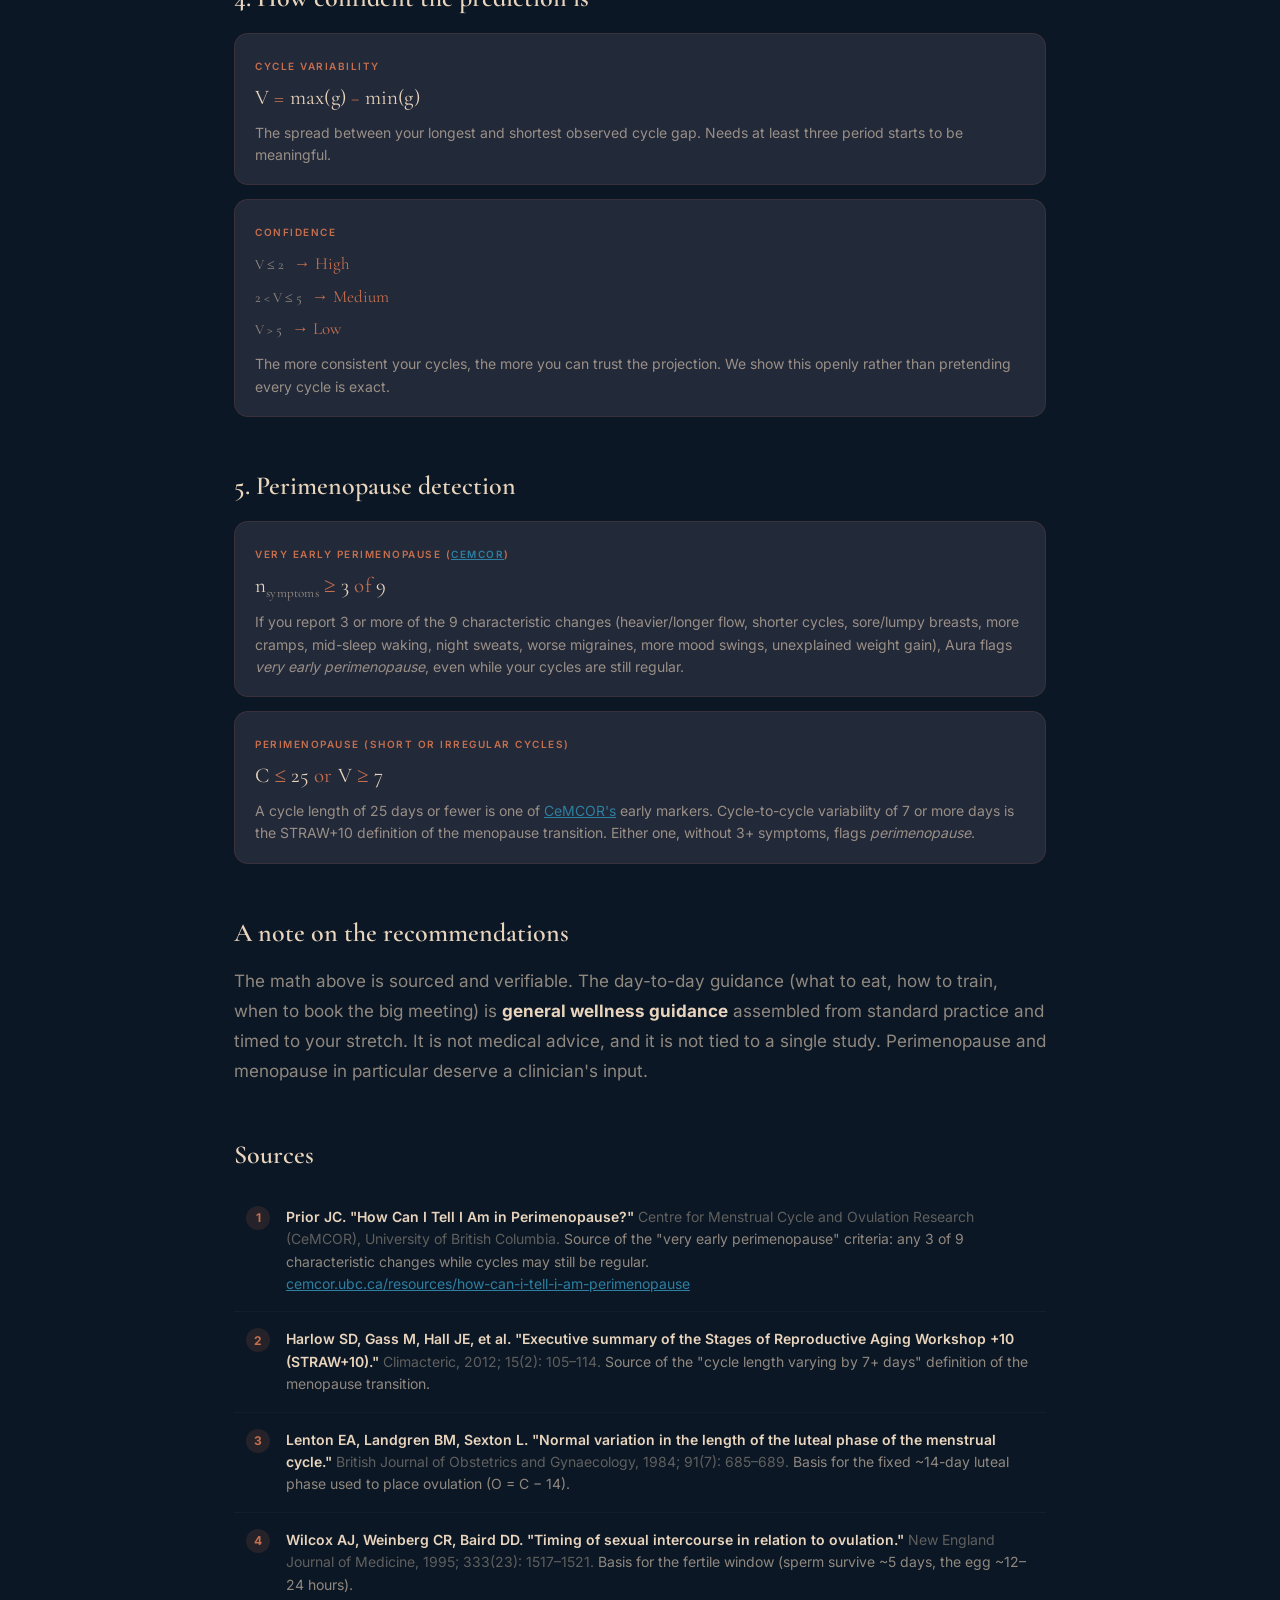
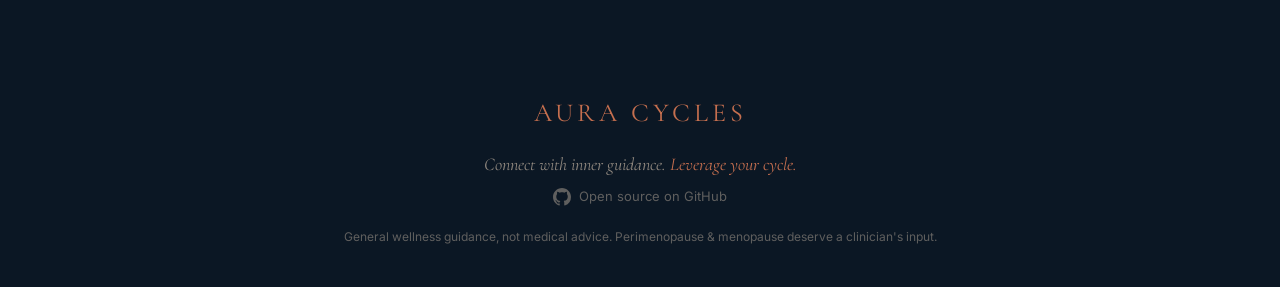
<file: static/how-it-works.html>
<!DOCTYPE html>
<html lang="en">
<head>
  <meta charset="UTF-8" />
  <meta name="viewport" content="width=device-width, initial-scale=1.0, viewport-fit=cover" />
  <title>How it works — Aura Cycles</title>
  <meta name="description" content="The deterministic formulas behind Aura Cycles. Every recommendation is computed from your data, run against scientific formulas. Nothing guessed, nothing hallucinated." />
  <meta name="theme-color" content="#0B1724" />
  <link rel="manifest" href="/manifest.webmanifest" />
  <link rel="icon" type="image/png" href="/static/icons/icon-192.png" />
  <link rel="apple-touch-icon" href="/static/icons/icon-180.png" />
  <meta name="mobile-web-app-capable" content="yes" />
  <meta name="apple-mobile-web-app-capable" content="yes" />
  <meta name="apple-mobile-web-app-status-bar-style" content="black-translucent" />
  <meta name="apple-mobile-web-app-title" content="Aura Cycles" />
  <link rel="stylesheet" href="/static/fonts/fonts.css" />
  <link rel="stylesheet" href="/static/landing.css" />
  <link rel="stylesheet" href="/static/style.css" />
  <link rel="stylesheet" href="/static/pages.css" />
</head>
<body>

  <nav class="topnav" aria-label="Primary">
    <a class="nav-brand" href="/">Aura Cycles</a>
    <div class="nav-links nav-landing">
      <a href="/#features">Features</a>
      <a href="/how-it-works" class="active">How it works</a>
      <a href="/about">About</a>
      <a href="/contact">Contact</a>
      <a href="/app">Get started</a>
    </div>
  </nav>

  <main class="page-wrap">
    <div class="page-kicker">Under the hood</div>
    <h1 class="page-title">How Aura Cycles <em>actually works.</em></h1>
    <p class="page-lede">Aura is <strong>100% deterministic</strong>. Every number you see is computed from your data with a fixed formula. No machine learning, no guesses, no hallucination. Here is the exact math, step by step.</p>

    <h2 class="page-h2">1. Where you are in your cycle</h2>
    <div class="formula-stack">
      <div class="formula">
        <span class="formula-step">Cycle day</span>
        <div class="formula-math">D(t) <span class="op">=</span> (t <span class="op">−</span> s<sub>last</sub>) <span class="op">+</span> 1</div>
        <div class="formula-desc"><code>t</code> is today, <code>s<sub>last</sub></code> is your most recent period start. Day 1 is the first day of your period. The count is in whole days, so there is no timezone drift.</div>
      </div>

      <div class="formula">
        <span class="formula-step">Your average cycle length</span>
        <div class="formula-math">C <span class="op">=</span> round( mean( g<sub>1</sub>, g<sub>2</sub>, … ) )</div>
        <div class="formula-desc">Each <code>g<sub>i</sub> = s<sub>i+1</sub> − s<sub>i</sub></code> is the gap in days between two consecutive period starts. We keep only gaps between 15 and 45 days (anything outside that is an outlier). The mean is rounded to the nearest whole day.</div>
      </div>

      <div class="formula">
        <span class="formula-step">Ovulation (fixed luteal model)</span>
        <div class="formula-math">O <span class="op">=</span> C <span class="op">−</span> 14</div>
        <div class="formula-desc">The luteal phase (after ovulation, before the next period) is physiologically close to 14 days for almost everyone, no matter the total cycle length. So a 28-day cycle ovulates around day 14, and a 25-day cycle ovulates around day 11. This is what lets Aura adapt to your cycle rather than assuming 28 days.</div>
      </div>
    </div>

    <h2 class="page-h2">2. Which stretch you are in</h2>
    <div class="formula">
      <span class="formula-step">The five stretches</span>
      <div class="piecewise">
        <div class="row"><span class="cond">1 ≤ D ≤ P</span><span class="name">→ Rest &amp; Renew</span> <span class="cond">(menstrual)</span></div>
        <div class="row"><span class="cond">P &lt; D &lt; O − 1</span><span class="name">→ Follicular Rise</span> <span class="cond">(follicular)</span></div>
        <div class="row"><span class="cond">O − 1 ≤ D ≤ O + 1</span><span class="name">→ Ovulation Glow</span> <span class="cond">(ovulatory)</span></div>
        <div class="row"><span class="cond">O + 1 &lt; D &lt; C − 5</span><span class="name">→ Luteal Flow</span> <span class="cond">(early luteal)</span></div>
        <div class="row"><span class="cond">C − 5 ≤ D ≤ C</span><span class="name">→ Reflect &amp; Rest</span> <span class="cond">(late luteal)</span></div>
      </div>
      <div class="formula-desc"><code>P</code> is how many days your period lasts (you tell us). <code>D</code> is your cycle day, <code>C</code> your cycle length, <code>O</code> your ovulation day from step 1.</div>
    </div>

    <h2 class="page-h2">3. When your next period is due</h2>
    <div class="formula">
      <span class="formula-step">Next period</span>
      <div class="formula-math">s<sub>next</sub> <span class="op">=</span> s<sub>last</sub> <span class="op">+</span> C <span class="op">·</span> days</div>
      <div class="formula-desc">Days until your next period are <code>s<sub>next</sub> − t</code>. If that is negative, you are that many days overdue.</div>
    </div>

    <h2 class="page-h2">4. How confident the prediction is</h2>
    <div class="formula-stack">
      <div class="formula">
        <span class="formula-step">Cycle variability</span>
        <div class="formula-math">V <span class="op">=</span> max(g) <span class="op">−</span> min(g)</div>
        <div class="formula-desc">The spread between your longest and shortest observed cycle gap. Needs at least three period starts to be meaningful.</div>
      </div>
      <div class="formula">
        <span class="formula-step">Confidence</span>
        <div class="piecewise">
          <div class="row"><span class="cond">V ≤ 2</span><span class="name">→ High</span></div>
          <div class="row"><span class="cond">2 &lt; V ≤ 5</span><span class="name">→ Medium</span></div>
          <div class="row"><span class="cond">V &gt; 5</span><span class="name">→ Low</span></div>
        </div>
        <div class="formula-desc">The more consistent your cycles, the more you can trust the projection. We show this openly rather than pretending every cycle is exact.</div>
      </div>
    </div>

    <h2 class="page-h2">5. Perimenopause detection</h2>
    <div class="formula-stack">
      <div class="formula">
        <span class="formula-step">Very early perimenopause (<a href="https://cemcor.ubc.ca/resources/how-can-i-tell-i-am-perimenopause/" target="_blank" rel="noopener">CeMCOR</a>)</span>
        <div class="formula-math">n<sub>symptoms</sub> <span class="op">≥</span> 3 <span class="op">of</span> 9</div>
        <div class="formula-desc">If you report 3 or more of the 9 characteristic changes (heavier/longer flow, shorter cycles, sore/lumpy breasts, more cramps, mid-sleep waking, night sweats, worse migraines, more mood swings, unexplained weight gain), Aura flags <em>very early perimenopause</em>, even while your cycles are still regular.</div>
      </div>
      <div class="formula">
        <span class="formula-step">Perimenopause (short or irregular cycles)</span>
        <div class="formula-math">C <span class="op">≤</span> 25 <span class="op">or</span> V <span class="op">≥</span> 7</div>
        <div class="formula-desc">A cycle length of 25 days or fewer is one of <a href="https://cemcor.ubc.ca/resources/how-can-i-tell-i-am-perimenopause/" target="_blank" rel="noopener">CeMCOR's</a> early markers. Cycle-to-cycle variability of 7 or more days is the STRAW+10 definition of the menopause transition. Either one, without 3+ symptoms, flags <em>perimenopause</em>.</div>
      </div>
    </div>

    <h2 class="page-h2">A note on the recommendations</h2>
    <p class="page-lede" style="margin-bottom:0">The math above is sourced and verifiable. The day-to-day guidance (what to eat, how to train, when to book the big meeting) is <strong>general wellness guidance</strong> assembled from standard practice and timed to your stretch. It is not medical advice, and it is not tied to a single study. Perimenopause and menopause in particular deserve a clinician's input.</p>

    <h2 class="page-h2">Sources</h2>
    <ol class="source-list">
      <li>
        <span class="src-title">Prior JC. "How Can I Tell I Am in Perimenopause?"</span>
        <span class="src-journal">Centre for Menstrual Cycle and Ovulation Research (CeMCOR), University of British Columbia.</span>
        Source of the "very early perimenopause" criteria: any 3 of 9 characteristic changes while cycles may still be regular.
        <br><a href="https://cemcor.ubc.ca/resources/how-can-i-tell-i-am-perimenopause/" target="_blank" rel="noopener">cemcor.ubc.ca/resources/how-can-i-tell-i-am-perimenopause</a>
      </li>
      <li>
        <span class="src-title">Harlow SD, Gass M, Hall JE, et al. "Executive summary of the Stages of Reproductive Aging Workshop +10 (STRAW+10)."</span>
        <span class="src-journal">Climacteric, 2012; 15(2): 105–114.</span>
        Source of the "cycle length varying by 7+ days" definition of the menopause transition.
      </li>
      <li>
        <span class="src-title">Lenton EA, Landgren BM, Sexton L. "Normal variation in the length of the luteal phase of the menstrual cycle."</span>
        <span class="src-journal">British Journal of Obstetrics and Gynaecology, 1984; 91(7): 685–689.</span>
        Basis for the fixed ~14-day luteal phase used to place ovulation (O = C − 14).
      </li>
      <li>
        <span class="src-title">Wilcox AJ, Weinberg CR, Baird DD. "Timing of sexual intercourse in relation to ovulation."</span>
        <span class="src-journal">New England Journal of Medicine, 1995; 333(23): 1517–1521.</span>
        Basis for the fertile window (sperm survive ~5 days, the egg ~12–24 hours).
      </li>
    </ol>
  </main>

  <footer class="foot">
    <div class="foot-brand">AURA CYCLES</div>
    <div class="motto">Connect with inner guidance. <em>Leverage your cycle.</em></div>
    <div class="foot-links">
      <a class="gh-link" href="https://github.com/chunli0x/auracycles" target="_blank" rel="noopener" aria-label="Aura Cycles on GitHub">
        <svg viewBox="0 0 16 16" width="18" height="18" fill="currentColor" aria-hidden="true"><path d="M8 0C3.58 0 0 3.58 0 8c0 3.54 2.29 6.53 5.47 7.59.4.07.55-.17.55-.38 0-.19-.01-.82-.01-1.49-2.01.37-2.53-.49-2.69-.94-.09-.23-.48-.94-.82-1.13-.28-.15-.68-.52-.01-.53.63-.01 1.08.58 1.23.82.72 1.21 1.87.87 2.33.66.07-.52.28-.87.51-1.07-1.78-.2-3.64-.89-3.64-3.95 0-.87.31-1.59.82-2.15-.08-.2-.36-1.02.08-2.12 0 0 .67-.21 2.2.82.64-.18 1.32-.27 2-.27s1.36.09 2 .27c1.53-1.04 2.2-.82 2.2-.82.44 1.1.16 1.92.08 2.12.51.56.82 1.27.82 2.15 0 3.07-1.87 3.75-3.65 3.95.29.25.54.73.54 1.48 0 1.07-.01 1.93-.01 2.2 0 .21.15.46.55.38A8.01 8.01 0 0 0 16 8c0-4.42-3.58-8-8-8z"/></svg>
        <span>Open source on GitHub</span>
      </a>
    </div>
    <div class="disc">General wellness guidance, not medical advice. Perimenopause &amp; menopause deserve a clinician's input.</div>
  </footer>

</body>
</html>
</file>
<file: static/fonts/fonts.css>
/* EB Garamond — brand display serif (self-hosted from the logo kit) */
@font-face {
  font-family: 'EB Garamond';
  font-style: normal;
  font-weight: 400;
  font-display: swap;
  src: url(/static/fonts/EBGaramond-Regular.ttf) format('truetype');
}
@font-face {
  font-family: 'EB Garamond';
  font-style: normal;
  font-weight: 700;
  font-display: swap;
  src: url(/static/fonts/EBGaramond-Bold.ttf) format('truetype');
}
@font-face {
  font-family: 'EB Garamond';
  font-style: italic;
  font-weight: 400;
  font-display: swap;
  src: url(/static/fonts/EBGaramond-Italic.ttf) format('truetype');
}

/* cyrillic-ext */
@font-face {
  font-family: 'Cormorant Garamond';
  font-style: italic;
  font-weight: 400;
  font-display: swap;
  src: url(/static/fonts/font-00.woff2) format('woff2');
  unicode-range: U+0460-052F, U+1C80-1C8A, U+20B4, U+2DE0-2DFF, U+A640-A69F, U+FE2E-FE2F;
}
/* cyrillic */
@font-face {
  font-family: 'Cormorant Garamond';
  font-style: italic;
  font-weight: 400;
  font-display: swap;
  src: url(/static/fonts/font-01.woff2) format('woff2');
  unicode-range: U+0301, U+0400-045F, U+0490-0491, U+04B0-04B1, U+2116;
}
/* vietnamese */
@font-face {
  font-family: 'Cormorant Garamond';
  font-style: italic;
  font-weight: 400;
  font-display: swap;
  src: url(/static/fonts/font-02.woff2) format('woff2');
  unicode-range: U+0102-0103, U+0110-0111, U+0128-0129, U+0168-0169, U+01A0-01A1, U+01AF-01B0, U+0300-0301, U+0303-0304, U+0308-0309, U+0323, U+0329, U+1EA0-1EF9, U+20AB;
}
/* latin-ext */
@font-face {
  font-family: 'Cormorant Garamond';
  font-style: italic;
  font-weight: 400;
  font-display: swap;
  src: url(/static/fonts/font-03.woff2) format('woff2');
  unicode-range: U+0100-02BA, U+02BD-02C5, U+02C7-02CC, U+02CE-02D7, U+02DD-02FF, U+0304, U+0308, U+0329, U+1D00-1DBF, U+1E00-1E9F, U+1EF2-1EFF, U+2020, U+20A0-20AB, U+20AD-20C0, U+2113, U+2C60-2C7F, U+A720-A7FF;
}
/* latin */
@font-face {
  font-family: 'Cormorant Garamond';
  font-style: italic;
  font-weight: 400;
  font-display: swap;
  src: url(/static/fonts/font-04.woff2) format('woff2');
  unicode-range: U+0000-00FF, U+0131, U+0152-0153, U+02BB-02BC, U+02C6, U+02DA, U+02DC, U+0304, U+0308, U+0329, U+2000-206F, U+20AC, U+2122, U+2191, U+2193, U+2212, U+2215, U+FEFF, U+FFFD;
}
/* cyrillic-ext */
@font-face {
  font-family: 'Cormorant Garamond';
  font-style: normal;
  font-weight: 400;
  font-display: swap;
  src: url(/static/fonts/font-05.woff2) format('woff2');
  unicode-range: U+0460-052F, U+1C80-1C8A, U+20B4, U+2DE0-2DFF, U+A640-A69F, U+FE2E-FE2F;
}
/* cyrillic */
@font-face {
  font-family: 'Cormorant Garamond';
  font-style: normal;
  font-weight: 400;
  font-display: swap;
  src: url(/static/fonts/font-06.woff2) format('woff2');
  unicode-range: U+0301, U+0400-045F, U+0490-0491, U+04B0-04B1, U+2116;
}
/* vietnamese */
@font-face {
  font-family: 'Cormorant Garamond';
  font-style: normal;
  font-weight: 400;
  font-display: swap;
  src: url(/static/fonts/font-07.woff2) format('woff2');
  unicode-range: U+0102-0103, U+0110-0111, U+0128-0129, U+0168-0169, U+01A0-01A1, U+01AF-01B0, U+0300-0301, U+0303-0304, U+0308-0309, U+0323, U+0329, U+1EA0-1EF9, U+20AB;
}
/* latin-ext */
@font-face {
  font-family: 'Cormorant Garamond';
  font-style: normal;
  font-weight: 400;
  font-display: swap;
  src: url(/static/fonts/font-08.woff2) format('woff2');
  unicode-range: U+0100-02BA, U+02BD-02C5, U+02C7-02CC, U+02CE-02D7, U+02DD-02FF, U+0304, U+0308, U+0329, U+1D00-1DBF, U+1E00-1E9F, U+1EF2-1EFF, U+2020, U+20A0-20AB, U+20AD-20C0, U+2113, U+2C60-2C7F, U+A720-A7FF;
}
/* latin */
@font-face {
  font-family: 'Cormorant Garamond';
  font-style: normal;
  font-weight: 400;
  font-display: swap;
  src: url(/static/fonts/font-09.woff2) format('woff2');
  unicode-range: U+0000-00FF, U+0131, U+0152-0153, U+02BB-02BC, U+02C6, U+02DA, U+02DC, U+0304, U+0308, U+0329, U+2000-206F, U+20AC, U+2122, U+2191, U+2193, U+2212, U+2215, U+FEFF, U+FFFD;
}
/* cyrillic-ext */
@font-face {
  font-family: 'Cormorant Garamond';
  font-style: normal;
  font-weight: 500;
  font-display: swap;
  src: url(/static/fonts/font-05.woff2) format('woff2');
  unicode-range: U+0460-052F, U+1C80-1C8A, U+20B4, U+2DE0-2DFF, U+A640-A69F, U+FE2E-FE2F;
}
/* cyrillic */
@font-face {
  font-family: 'Cormorant Garamond';
  font-style: normal;
  font-weight: 500;
  font-display: swap;
  src: url(/static/fonts/font-06.woff2) format('woff2');
  unicode-range: U+0301, U+0400-045F, U+0490-0491, U+04B0-04B1, U+2116;
}
/* vietnamese */
@font-face {
  font-family: 'Cormorant Garamond';
  font-style: normal;
  font-weight: 500;
  font-display: swap;
  src: url(/static/fonts/font-07.woff2) format('woff2');
  unicode-range: U+0102-0103, U+0110-0111, U+0128-0129, U+0168-0169, U+01A0-01A1, U+01AF-01B0, U+0300-0301, U+0303-0304, U+0308-0309, U+0323, U+0329, U+1EA0-1EF9, U+20AB;
}
/* latin-ext */
@font-face {
  font-family: 'Cormorant Garamond';
  font-style: normal;
  font-weight: 500;
  font-display: swap;
  src: url(/static/fonts/font-08.woff2) format('woff2');
  unicode-range: U+0100-02BA, U+02BD-02C5, U+02C7-02CC, U+02CE-02D7, U+02DD-02FF, U+0304, U+0308, U+0329, U+1D00-1DBF, U+1E00-1E9F, U+1EF2-1EFF, U+2020, U+20A0-20AB, U+20AD-20C0, U+2113, U+2C60-2C7F, U+A720-A7FF;
}
/* latin */
@font-face {
  font-family: 'Cormorant Garamond';
  font-style: normal;
  font-weight: 500;
  font-display: swap;
  src: url(/static/fonts/font-09.woff2) format('woff2');
  unicode-range: U+0000-00FF, U+0131, U+0152-0153, U+02BB-02BC, U+02C6, U+02DA, U+02DC, U+0304, U+0308, U+0329, U+2000-206F, U+20AC, U+2122, U+2191, U+2193, U+2212, U+2215, U+FEFF, U+FFFD;
}
/* cyrillic-ext */
@font-face {
  font-family: 'Cormorant Garamond';
  font-style: normal;
  font-weight: 600;
  font-display: swap;
  src: url(/static/fonts/font-05.woff2) format('woff2');
  unicode-range: U+0460-052F, U+1C80-1C8A, U+20B4, U+2DE0-2DFF, U+A640-A69F, U+FE2E-FE2F;
}
/* cyrillic */
@font-face {
  font-family: 'Cormorant Garamond';
  font-style: normal;
  font-weight: 600;
  font-display: swap;
  src: url(/static/fonts/font-06.woff2) format('woff2');
  unicode-range: U+0301, U+0400-045F, U+0490-0491, U+04B0-04B1, U+2116;
}
/* vietnamese */
@font-face {
  font-family: 'Cormorant Garamond';
  font-style: normal;
  font-weight: 600;
  font-display: swap;
  src: url(/static/fonts/font-07.woff2) format('woff2');
  unicode-range: U+0102-0103, U+0110-0111, U+0128-0129, U+0168-0169, U+01A0-01A1, U+01AF-01B0, U+0300-0301, U+0303-0304, U+0308-0309, U+0323, U+0329, U+1EA0-1EF9, U+20AB;
}
/* latin-ext */
@font-face {
  font-family: 'Cormorant Garamond';
  font-style: normal;
  font-weight: 600;
  font-display: swap;
  src: url(/static/fonts/font-08.woff2) format('woff2');
  unicode-range: U+0100-02BA, U+02BD-02C5, U+02C7-02CC, U+02CE-02D7, U+02DD-02FF, U+0304, U+0308, U+0329, U+1D00-1DBF, U+1E00-1E9F, U+1EF2-1EFF, U+2020, U+20A0-20AB, U+20AD-20C0, U+2113, U+2C60-2C7F, U+A720-A7FF;
}
/* latin */
@font-face {
  font-family: 'Cormorant Garamond';
  font-style: normal;
  font-weight: 600;
  font-display: swap;
  src: url(/static/fonts/font-09.woff2) format('woff2');
  unicode-range: U+0000-00FF, U+0131, U+0152-0153, U+02BB-02BC, U+02C6, U+02DA, U+02DC, U+0304, U+0308, U+0329, U+2000-206F, U+20AC, U+2122, U+2191, U+2193, U+2212, U+2215, U+FEFF, U+FFFD;
}
/* cyrillic-ext */
@font-face {
  font-family: 'Cormorant Garamond';
  font-style: normal;
  font-weight: 700;
  font-display: swap;
  src: url(/static/fonts/font-05.woff2) format('woff2');
  unicode-range: U+0460-052F, U+1C80-1C8A, U+20B4, U+2DE0-2DFF, U+A640-A69F, U+FE2E-FE2F;
}
/* cyrillic */
@font-face {
  font-family: 'Cormorant Garamond';
  font-style: normal;
  font-weight: 700;
  font-display: swap;
  src: url(/static/fonts/font-06.woff2) format('woff2');
  unicode-range: U+0301, U+0400-045F, U+0490-0491, U+04B0-04B1, U+2116;
}
/* vietnamese */
@font-face {
  font-family: 'Cormorant Garamond';
  font-style: normal;
  font-weight: 700;
  font-display: swap;
  src: url(/static/fonts/font-07.woff2) format('woff2');
  unicode-range: U+0102-0103, U+0110-0111, U+0128-0129, U+0168-0169, U+01A0-01A1, U+01AF-01B0, U+0300-0301, U+0303-0304, U+0308-0309, U+0323, U+0329, U+1EA0-1EF9, U+20AB;
}
/* latin-ext */
@font-face {
  font-family: 'Cormorant Garamond';
  font-style: normal;
  font-weight: 700;
  font-display: swap;
  src: url(/static/fonts/font-08.woff2) format('woff2');
  unicode-range: U+0100-02BA, U+02BD-02C5, U+02C7-02CC, U+02CE-02D7, U+02DD-02FF, U+0304, U+0308, U+0329, U+1D00-1DBF, U+1E00-1E9F, U+1EF2-1EFF, U+2020, U+20A0-20AB, U+20AD-20C0, U+2113, U+2C60-2C7F, U+A720-A7FF;
}
/* latin */
@font-face {
  font-family: 'Cormorant Garamond';
  font-style: normal;
  font-weight: 700;
  font-display: swap;
  src: url(/static/fonts/font-09.woff2) format('woff2');
  unicode-range: U+0000-00FF, U+0131, U+0152-0153, U+02BB-02BC, U+02C6, U+02DA, U+02DC, U+0304, U+0308, U+0329, U+2000-206F, U+20AC, U+2122, U+2191, U+2193, U+2212, U+2215, U+FEFF, U+FFFD;
}
/* cyrillic-ext */
@font-face {
  font-family: 'Inter';
  font-style: normal;
  font-weight: 400;
  font-display: swap;
  src: url(/static/fonts/font-25.woff2) format('woff2');
  unicode-range: U+0460-052F, U+1C80-1C8A, U+20B4, U+2DE0-2DFF, U+A640-A69F, U+FE2E-FE2F;
}
/* cyrillic */
@font-face {
  font-family: 'Inter';
  font-style: normal;
  font-weight: 400;
  font-display: swap;
  src: url(/static/fonts/font-26.woff2) format('woff2');
  unicode-range: U+0301, U+0400-045F, U+0490-0491, U+04B0-04B1, U+2116;
}
/* greek-ext */
@font-face {
  font-family: 'Inter';
  font-style: normal;
  font-weight: 400;
  font-display: swap;
  src: url(/static/fonts/font-27.woff2) format('woff2');
  unicode-range: U+1F00-1FFF;
}
/* greek */
@font-face {
  font-family: 'Inter';
  font-style: normal;
  font-weight: 400;
  font-display: swap;
  src: url(/static/fonts/font-28.woff2) format('woff2');
  unicode-range: U+0370-0377, U+037A-037F, U+0384-038A, U+038C, U+038E-03A1, U+03A3-03FF;
}
/* vietnamese */
@font-face {
  font-family: 'Inter';
  font-style: normal;
  font-weight: 400;
  font-display: swap;
  src: url(/static/fonts/font-29.woff2) format('woff2');
  unicode-range: U+0102-0103, U+0110-0111, U+0128-0129, U+0168-0169, U+01A0-01A1, U+01AF-01B0, U+0300-0301, U+0303-0304, U+0308-0309, U+0323, U+0329, U+1EA0-1EF9, U+20AB;
}
/* latin-ext */
@font-face {
  font-family: 'Inter';
  font-style: normal;
  font-weight: 400;
  font-display: swap;
  src: url(/static/fonts/font-30.woff2) format('woff2');
  unicode-range: U+0100-02BA, U+02BD-02C5, U+02C7-02CC, U+02CE-02D7, U+02DD-02FF, U+0304, U+0308, U+0329, U+1D00-1DBF, U+1E00-1E9F, U+1EF2-1EFF, U+2020, U+20A0-20AB, U+20AD-20C0, U+2113, U+2C60-2C7F, U+A720-A7FF;
}
/* latin */
@font-face {
  font-family: 'Inter';
  font-style: normal;
  font-weight: 400;
  font-display: swap;
  src: url(/static/fonts/font-31.woff2) format('woff2');
  unicode-range: U+0000-00FF, U+0131, U+0152-0153, U+02BB-02BC, U+02C6, U+02DA, U+02DC, U+0304, U+0308, U+0329, U+2000-206F, U+20AC, U+2122, U+2191, U+2193, U+2212, U+2215, U+FEFF, U+FFFD;
}
/* cyrillic-ext */
@font-face {
  font-family: 'Inter';
  font-style: normal;
  font-weight: 500;
  font-display: swap;
  src: url(/static/fonts/font-25.woff2) format('woff2');
  unicode-range: U+0460-052F, U+1C80-1C8A, U+20B4, U+2DE0-2DFF, U+A640-A69F, U+FE2E-FE2F;
}
/* cyrillic */
@font-face {
  font-family: 'Inter';
  font-style: normal;
  font-weight: 500;
  font-display: swap;
  src: url(/static/fonts/font-26.woff2) format('woff2');
  unicode-range: U+0301, U+0400-045F, U+0490-0491, U+04B0-04B1, U+2116;
}
/* greek-ext */
@font-face {
  font-family: 'Inter';
  font-style: normal;
  font-weight: 500;
  font-display: swap;
  src: url(/static/fonts/font-27.woff2) format('woff2');
  unicode-range: U+1F00-1FFF;
}
/* greek */
@font-face {
  font-family: 'Inter';
  font-style: normal;
  font-weight: 500;
  font-display: swap;
  src: url(/static/fonts/font-28.woff2) format('woff2');
  unicode-range: U+0370-0377, U+037A-037F, U+0384-038A, U+038C, U+038E-03A1, U+03A3-03FF;
}
/* vietnamese */
@font-face {
  font-family: 'Inter';
  font-style: normal;
  font-weight: 500;
  font-display: swap;
  src: url(/static/fonts/font-29.woff2) format('woff2');
  unicode-range: U+0102-0103, U+0110-0111, U+0128-0129, U+0168-0169, U+01A0-01A1, U+01AF-01B0, U+0300-0301, U+0303-0304, U+0308-0309, U+0323, U+0329, U+1EA0-1EF9, U+20AB;
}
/* latin-ext */
@font-face {
  font-family: 'Inter';
  font-style: normal;
  font-weight: 500;
  font-display: swap;
  src: url(/static/fonts/font-30.woff2) format('woff2');
  unicode-range: U+0100-02BA, U+02BD-02C5, U+02C7-02CC, U+02CE-02D7, U+02DD-02FF, U+0304, U+0308, U+0329, U+1D00-1DBF, U+1E00-1E9F, U+1EF2-1EFF, U+2020, U+20A0-20AB, U+20AD-20C0, U+2113, U+2C60-2C7F, U+A720-A7FF;
}
/* latin */
@font-face {
  font-family: 'Inter';
  font-style: normal;
  font-weight: 500;
  font-display: swap;
  src: url(/static/fonts/font-31.woff2) format('woff2');
  unicode-range: U+0000-00FF, U+0131, U+0152-0153, U+02BB-02BC, U+02C6, U+02DA, U+02DC, U+0304, U+0308, U+0329, U+2000-206F, U+20AC, U+2122, U+2191, U+2193, U+2212, U+2215, U+FEFF, U+FFFD;
}
/* cyrillic-ext */
@font-face {
  font-family: 'Inter';
  font-style: normal;
  font-weight: 600;
  font-display: swap;
  src: url(/static/fonts/font-25.woff2) format('woff2');
  unicode-range: U+0460-052F, U+1C80-1C8A, U+20B4, U+2DE0-2DFF, U+A640-A69F, U+FE2E-FE2F;
}
/* cyrillic */
@font-face {
  font-family: 'Inter';
  font-style: normal;
  font-weight: 600;
  font-display: swap;
  src: url(/static/fonts/font-26.woff2) format('woff2');
  unicode-range: U+0301, U+0400-045F, U+0490-0491, U+04B0-04B1, U+2116;
}
/* greek-ext */
@font-face {
  font-family: 'Inter';
  font-style: normal;
  font-weight: 600;
  font-display: swap;
  src: url(/static/fonts/font-27.woff2) format('woff2');
  unicode-range: U+1F00-1FFF;
}
/* greek */
@font-face {
  font-family: 'Inter';
  font-style: normal;
  font-weight: 600;
  font-display: swap;
  src: url(/static/fonts/font-28.woff2) format('woff2');
  unicode-range: U+0370-0377, U+037A-037F, U+0384-038A, U+038C, U+038E-03A1, U+03A3-03FF;
}
/* vietnamese */
@font-face {
  font-family: 'Inter';
  font-style: normal;
  font-weight: 600;
  font-display: swap;
  src: url(/static/fonts/font-29.woff2) format('woff2');
  unicode-range: U+0102-0103, U+0110-0111, U+0128-0129, U+0168-0169, U+01A0-01A1, U+01AF-01B0, U+0300-0301, U+0303-0304, U+0308-0309, U+0323, U+0329, U+1EA0-1EF9, U+20AB;
}
/* latin-ext */
@font-face {
  font-family: 'Inter';
  font-style: normal;
  font-weight: 600;
  font-display: swap;
  src: url(/static/fonts/font-30.woff2) format('woff2');
  unicode-range: U+0100-02BA, U+02BD-02C5, U+02C7-02CC, U+02CE-02D7, U+02DD-02FF, U+0304, U+0308, U+0329, U+1D00-1DBF, U+1E00-1E9F, U+1EF2-1EFF, U+2020, U+20A0-20AB, U+20AD-20C0, U+2113, U+2C60-2C7F, U+A720-A7FF;
}
/* latin */
@font-face {
  font-family: 'Inter';
  font-style: normal;
  font-weight: 600;
  font-display: swap;
  src: url(/static/fonts/font-31.woff2) format('woff2');
  unicode-range: U+0000-00FF, U+0131, U+0152-0153, U+02BB-02BC, U+02C6, U+02DA, U+02DC, U+0304, U+0308, U+0329, U+2000-206F, U+20AC, U+2122, U+2191, U+2193, U+2212, U+2215, U+FEFF, U+FFFD;
}
/* cyrillic-ext */
@font-face {
  font-family: 'Inter';
  font-style: normal;
  font-weight: 700;
  font-display: swap;
  src: url(/static/fonts/font-25.woff2) format('woff2');
  unicode-range: U+0460-052F, U+1C80-1C8A, U+20B4, U+2DE0-2DFF, U+A640-A69F, U+FE2E-FE2F;
}
/* cyrillic */
@font-face {
  font-family: 'Inter';
  font-style: normal;
  font-weight: 700;
  font-display: swap;
  src: url(/static/fonts/font-26.woff2) format('woff2');
  unicode-range: U+0301, U+0400-045F, U+0490-0491, U+04B0-04B1, U+2116;
}
/* greek-ext */
@font-face {
  font-family: 'Inter';
  font-style: normal;
  font-weight: 700;
  font-display: swap;
  src: url(/static/fonts/font-27.woff2) format('woff2');
  unicode-range: U+1F00-1FFF;
}
/* greek */
@font-face {
  font-family: 'Inter';
  font-style: normal;
  font-weight: 700;
  font-display: swap;
  src: url(/static/fonts/font-28.woff2) format('woff2');
  unicode-range: U+0370-0377, U+037A-037F, U+0384-038A, U+038C, U+038E-03A1, U+03A3-03FF;
}
/* vietnamese */
@font-face {
  font-family: 'Inter';
  font-style: normal;
  font-weight: 700;
  font-display: swap;
  src: url(/static/fonts/font-29.woff2) format('woff2');
  unicode-range: U+0102-0103, U+0110-0111, U+0128-0129, U+0168-0169, U+01A0-01A1, U+01AF-01B0, U+0300-0301, U+0303-0304, U+0308-0309, U+0323, U+0329, U+1EA0-1EF9, U+20AB;
}
/* latin-ext */
@font-face {
  font-family: 'Inter';
  font-style: normal;
  font-weight: 700;
  font-display: swap;
  src: url(/static/fonts/font-30.woff2) format('woff2');
  unicode-range: U+0100-02BA, U+02BD-02C5, U+02C7-02CC, U+02CE-02D7, U+02DD-02FF, U+0304, U+0308, U+0329, U+1D00-1DBF, U+1E00-1E9F, U+1EF2-1EFF, U+2020, U+20A0-20AB, U+20AD-20C0, U+2113, U+2C60-2C7F, U+A720-A7FF;
}
/* latin */
@font-face {
  font-family: 'Inter';
  font-style: normal;
  font-weight: 700;
  font-display: swap;
  src: url(/static/fonts/font-31.woff2) format('woff2');
  unicode-range: U+0000-00FF, U+0131, U+0152-0153, U+02BB-02BC, U+02C6, U+02DA, U+02DC, U+0304, U+0308, U+0329, U+2000-206F, U+20AC, U+2122, U+2191, U+2193, U+2212, U+2215, U+FEFF, U+FFFD;
}
</file>
<file: static/landing.css>
/* ============================================================
   Aura Cycles — landing page styles (v3)
   ============================================================ */

/* ---------- landing hero ---------- */
.hero-split { display: flex; align-items: center; gap: 48px; max-width: 1160px; margin: 0 auto; padding: 80px 32px 60px; position: relative; z-index: 2; }
/* hero illustration — painterly figure, right side */
.hero-illustration {
  position: absolute; right: 0; top: 50%; transform: translateY(-50%);
  width: 45%; max-width: 600px; height: 100%; min-height: 500px;
  background: url('/static/img/hero-illustration.png') no-repeat right center / contain;
  opacity: 0.55; pointer-events: none; z-index: 1;
}
@media (max-width: 768px) {
  .hero-illustration { display: none; }
}
.hero-text { flex: 1; }
.hero-kicker { font-size: 10px; letter-spacing: 3px; text-transform: uppercase; color: var(--muted); margin-bottom: 16px; }
.hero-text h1 { font-family: var(--serif); font-size: clamp(36px, 7vw, 64px); font-weight: 400; color: var(--cream); line-height: 1.12; margin: 0 0 20px; }
.hero-text h1 em { font-style: italic; color: var(--accent); }
.hero-desc { color: var(--muted); font-size: 16px; line-height: 1.7; max-width: 520px; margin-bottom: 28px; }
.hero-desc strong { color: var(--ink); }
.hero-btns { display: flex; gap: 14px; flex-wrap: wrap; align-items: center; }
.hero-btns .cta { width: auto; padding: 14px 28px; }
.hero-oss { margin: 18px 0 0; font-size: 13px; color: var(--muted-2); }
.hero-oss a { color: var(--accent-3); }
.cta-outline { display: inline-block; padding: 13px 28px; border: 1.5px solid var(--line); border-radius: 14px; color: var(--muted); font-size: 15px; font-weight: 600; text-decoration: none; transition: all 0.15s; }
.cta-outline:hover { border-color: var(--accent); color: var(--ink); }

/* phone mockup */
.hero-phone { flex: 0 0 320px; }
.phone-frame { width: 260px; margin: 0 auto; background: #0a0e1c; border-radius: 32px; padding: 12px 8px; box-shadow: 0 20px 60px rgba(0,0,0,0.5), 0 0 0 2px rgba(197,111,79,0.25); position: relative; }
.phone-frame.small { width: 220px; padding: 8px 6px; border-radius: 24px; }
.phone-notch { width: 60px; height: 6px; background: #1a1f2e; border-radius: 999px; margin: 0 auto 10px; }
.phone-screen { border-radius: 20px; overflow: hidden; background: radial-gradient(ellipse at 50% 30%, #1a2240, #0a0e1c); padding: 12px 10px; min-height: 360px; display: flex; flex-direction: column; gap: 10px; }
.phone-frame.small .phone-screen { border-radius: 16px; padding: 10px 8px; min-height: 280px; }

/* Today view mock */
.app-mock { padding: 10px; gap: 8px; }
.mock-banner { background: var(--grad-banner); border-radius: 14px; padding: 14px 12px; color: var(--ink); }
.mock-emoji { font-size: 26px; display: block; margin-bottom: 4px; }
.mock-title { font-family: var(--serif); font-size: 20px; font-weight: 600; line-height: 1.1; }
.mock-blurb { font-size: 10px; opacity: 0.94; margin-top: 4px; line-height: 1.4; }
.mock-affirm { margin-top: 8px; font-family: var(--serif); font-style: italic; font-size: 11px; color: var(--peach); }
.mock-facts { display: flex; gap: 6px; }
.mock-fact { flex: 1; background: var(--card); border-radius: 8px; padding: 8px 4px; text-align: center; }
.mock-fact span { display: block; font-size: 8px; color: var(--muted); text-transform: uppercase; letter-spacing: 0.5px; }
.mock-fact strong { font-size: 15px; font-weight: 700; color: var(--ink); }
.mock-rec { background: var(--card); border-radius: 10px; padding: 9px 10px; }
.mock-rec-head { font-family: var(--serif); font-size: 12px; font-weight: 600; color: var(--ink); margin-bottom: 2px; }
.mock-rec-body { font-size: 9.5px; color: var(--muted); line-height: 1.4; }
.mock-tabbar { margin-top: auto; display: flex; justify-content: space-around; border-top: 1px solid var(--line); padding-top: 7px; font-size: 8px; color: var(--muted-2); }
.mock-tabbar span.on { color: var(--accent); }

/* Calendar view mock */
.cal-screen { padding: 10px; gap: 8px; }
.mock-cal-hero { text-align: center; }
.mock-cal-hero-icon { font-size: 22px; }
.mock-cal-hero-title { font-family: var(--serif); font-size: 16px; font-weight: 600; color: var(--accent); }
.mock-cal-hero-desc { font-family: var(--serif); font-style: italic; font-size: 10px; color: var(--muted-2); }
.mock-legend { display: flex; flex-wrap: wrap; justify-content: center; gap: 2px 6px; font-size: 7.5px; color: var(--muted); line-height: 1.7; }
.mock-swatch { display: inline-block; width: 8px; height: 8px; border-radius: 2px; vertical-align: -1px; margin-right: 2px; }
.mock-sep { color: var(--muted-2); }
.mock-month-label { font-size: 9px; color: var(--muted); text-transform: uppercase; letter-spacing: 1.5px; text-align: center; }
.mock-weekdays, .mock-grid { display: grid; grid-template-columns: repeat(7, 1fr); gap: 2px; }
.mock-weekdays span { font-size: 8px; color: var(--muted-2); text-align: center; }
.mock-day { aspect-ratio: 1/1.05; border-radius: 5px; display: flex; flex-direction: column; align-items: center; justify-content: center; }
.mock-day .md-num { font-size: 9px; font-weight: 700; color: var(--ink); text-shadow: 0 1px 3px rgba(0,0,0,0.5); line-height: 1; }
.mock-day .md-cd { font-size: 7px; color: var(--ink); opacity: 0.75; line-height: 1; }
.mock-day.blank { background: transparent; }
.mock-day.today { outline: 1.5px solid var(--cream); outline-offset: -1.5px; }
.mock-day.start { position: relative; }
.mock-day.start::after { content: ""; position: absolute; bottom: 2px; width: 3px; height: 3px; border-radius: 50%; background: var(--cream); }

/* ---------- features section ---------- */
.features { max-width: 1100px; margin: 0 auto; padding: 80px 32px 60px; }
.section-title { font-family: var(--serif); font-size: clamp(28px, 5vw, 42px); font-weight: 400; color: var(--cream); text-align: center; margin: 0 0 48px; }
.section-title em { font-style: italic; color: var(--accent); }
.feature-grid { display: grid; grid-template-columns: repeat(auto-fit, minmax(180px, 1fr)); gap: 24px; }
.feat { text-align: center; padding: 24px 16px; }
.feat-icon { font-size: 36px; margin-bottom: 14px; }
.feat h3 { font-family: var(--sans); font-size: 12px; letter-spacing: 2px; color: var(--accent); margin: 0 0 10px; }
.feat p { font-size: 14px; color: var(--muted); line-height: 1.6; margin: 0; }
.feat p em { color: var(--cream); font-style: italic; }
.stretch-list { list-style: none; margin: 6px 0 0; padding: 0; text-align: left; }
.stretch-list li { font-size: 14px; color: var(--muted); line-height: 1.7; }
.stretch-list li strong { color: var(--cream); font-family: var(--sans); letter-spacing: 0.5px; }
.stretch-table { width: 100%; border-collapse: collapse; margin-top: 8px; font-size: 13px; }
.stretch-table th, .stretch-table td { text-align: left; padding: 7px 8px; border-bottom: 1px solid rgba(233, 212, 189, 0.12); color: var(--muted); }
.stretch-table th { font-family: var(--sans); font-size: 10px; letter-spacing: 1.5px; text-transform: uppercase; color: var(--accent); border-bottom: 1px solid rgba(233, 212, 189, 0.22); }
.stretch-table td:first-child { color: var(--cream); font-weight: 600; }

/* ---------- showcase / manifesto ---------- */
.showcase { max-width: 1160px; margin: 0 auto; padding: 60px 32px 80px; }
.showcase-split { display: flex; gap: 60px; align-items: flex-start; }
.showcase-left { flex: 1; }
blockquote { font-family: var(--serif); font-size: clamp(24px, 4vw, 36px); font-weight: 400; color: var(--cream); font-style: italic; margin: 0 0 36px; position: relative; }
blockquote::before { content: ""; color: var(--accent); font-size: 80px; line-height: 0; position: absolute; top: 0; left: -8px; }
.showcase-phone { margin-bottom: 24px; }

.showcase-right { flex: 1; }
.showcase-header { font-size: 10px; letter-spacing: 3px; color: var(--accent); margin-bottom: 12px; }
.showcase-right h2 { font-family: var(--serif); font-size: clamp(24px, 4vw, 34px); font-weight: 400; color: var(--cream); line-height: 1.2; margin: 0 0 16px; }
.showcase-right h2 em { font-style: italic; color: var(--accent); }
.showcase-right p { font-size: 15px; color: var(--muted); line-height: 1.7; margin-bottom: 28px; }

.store-btns { display: flex; gap: 12px; flex-wrap: wrap; margin-bottom: 28px; }
.store-btn { display: inline-flex; align-items: center; gap: 10px; padding: 10px 18px; border: 1.5px solid var(--line); border-radius: 12px; color: var(--cream); text-decoration: none; font-size: 14px; font-weight: 600; transition: all 0.15s; }
.store-btn:hover { border-color: var(--accent); background: rgba(197,111,79,0.08); }
button.store-btn { background: transparent; cursor: pointer; font-family: inherit; }
.install-hint { font-size: 12px; color: var(--muted-2); line-height: 1.5; margin: -16px 0 28px; }
.sb-icon { font-size: 22px; }
.sb-text small { display: block; font-size: 9px; color: var(--muted); font-weight: 400; line-height: 1.3; }

.privacy-box { display: flex; gap: 14px; align-items: flex-start; background: rgba(11,23,36,0.5); border: 1px solid rgba(197,111,79,0.12); border-radius: 14px; padding: 16px; }
.pb-icon { font-size: 28px; flex-shrink: 0; }
.pb-text { font-size: 13px; color: var(--muted); line-height: 1.6; }
.pb-text strong { color: var(--ink); }

/* ---------- footer ---------- */
.foot { text-align: center; padding: 60px 24px 40px; position: relative; z-index: 1; }
.foot-brand { font-family: var(--serif); font-size: 26px; letter-spacing: 4px; color: var(--accent); margin-bottom: 16px; text-transform: uppercase; }
.motto { font-family: var(--serif); font-size: clamp(18px, 3vw, 24px); font-style: italic; color: var(--cream); margin-bottom: 20px; }
.motto em { color: var(--accent); }
.foot-links { display: flex; justify-content: center; gap: 24px; margin-bottom: 20px; color: var(--muted); font-size: 13px; }
.gh-link { display: inline-flex; align-items: center; gap: 8px; color: var(--muted-2); font-size: 13px; text-decoration: none; transition: color 0.15s; }
.gh-link svg { display: block; }
.gh-link:hover { color: var(--accent); }
.coming-soon { display: flex; flex-direction: column; align-items: center; gap: 8px; margin-bottom: 24px; }
.cs-badge { display: inline-flex; align-items: center; gap: 8px; padding: 10px 20px; border: 1.5px solid var(--line); border-radius: 12px; color: var(--muted); font-size: 14px; font-weight: 600; background: rgba(11,23,36,0.4); }
.cs-badge strong { color: var(--cream); font-weight: 600; }
.cs-apple { display: inline-block; width: 16px; height: 16px; background: var(--cream); -webkit-mask: url('data:image/svg+xml;utf8,<svg xmlns="http://www.w3.org/2000/svg" viewBox="0 0 24 24"><path d="M17.05 20.28c-.98.95-2.05.8-3.08.35-1.09-.46-2.09-.48-3.24 0-1.44.62-2.2.44-3.06-.35C2.79 15.25 3.51 7.59 9.05 7.31c1.35.07 2.29.74 3.08.8 1.18-.24 2.31-.93 3.57-.84 1.51.12 2.65.72 3.4 1.8-3.12 1.87-2.38 5.98.48 7.13-.57 1.5-1.31 2.99-2.54 4.09zM12.03 7.25c-.15-2.23 1.66-4.07 3.74-4.25.29 2.58-2.34 4.5-3.74 4.25z"/></svg>') no-repeat center / contain; mask: url('data:image/svg+xml;utf8,<svg xmlns="http://www.w3.org/2000/svg" viewBox="0 0 24 24"><path d="M17.05 20.28c-.98.95-2.05.8-3.08.35-1.09-.46-2.09-.48-3.24 0-1.44.62-2.2.44-3.06-.35C2.79 15.25 3.51 7.59 9.05 7.31c1.35.07 2.29.74 3.08.8 1.18-.24 2.31-.93 3.57-.84 1.51.12 2.65.72 3.4 1.8-3.12 1.87-2.38 5.98.48 7.13-.57 1.5-1.31 2.99-2.54 4.09zM12.03 7.25c-.15-2.23 1.66-4.07 3.74-4.25.29 2.58-2.34 4.5-3.74 4.25z"/></svg>') no-repeat center / contain; }
.cs-note { font-size: 12px; color: var(--muted-2); }

/* ---------- responsive ---------- */
@media (max-width: 768px) {
  .hero-split { flex-direction: column; text-align: center; padding: 48px 20px 40px; }
  .hero-text { text-align: center; }
  .hero-desc { max-width: 100%; }
  .hero-btns { justify-content: center; }
  .hero-phone { flex: 0 0 auto; margin-top: 24px; }
  .showcase-split { flex-direction: column; gap: 32px; }
  .showcase-left { text-align: center; }
  .showcase-phone { display: flex; justify-content: center; }
  .showcase-right { text-align: center; }
  .store-btns { justify-content: center; }
  .privacy-box { text-align: left; }
}
</file>
<file: static/style.css>
/* ============================================================
   Aura Cycles — brand stylesheet
   Palette: Midnight Aubergine · Velvet Plum · Night Navy ·
            Moonlit Blue · Soft Teal · Dusty Peach · Creamy Ivory ·
            Muted Gold · Rose Mauve
   ============================================================ */

:root {
  /* brand palette — Nocturne Cabaret */
  --midnight: #0B1724;
  --teal: #2E7FA1;
  --peach: #F2B996;
  --rose: #A25A61;
  --cream: #E9D4BD;
  --plum: #5B5366;
  --rust: #C56F4F;

  /* semantic tokens */
  --bg: var(--midnight);
  --bg-2: rgba(91, 83, 102, 0.38);
  --card: rgba(91, 83, 102, 0.30);
  --card-solid: rgba(11, 23, 36, 0.85);
  --line: rgba(197, 111, 79, 0.14);
  --line-soft: rgba(91, 83, 102, 0.12);
  --ink: var(--cream);
  --muted: rgba(233, 212, 189, 0.60);
  --muted-2: rgba(233, 212, 189, 0.38);
  --accent: var(--rust);
  --accent-2: var(--peach);
  --accent-3: var(--teal);

  --grad: linear-gradient(135deg, #C56F4F 0%, #F2B996 28%, #E9D4BD 50%, #2E7FA1 76%, #A25A61 100%);
  --grad-btn: linear-gradient(135deg, #D47D5F 0%, #C56F4F 55%, #A25A61 100%);
  --grad-soft: linear-gradient(135deg, rgba(197,111,79,0.12), rgba(242,185,150,0.10), rgba(46,127,161,0.08));
  --grad-banner: linear-gradient(135deg, rgba(91,83,102,0.60) 0%, rgba(11,23,36,0.88) 45%, rgba(11,23,36,0.94) 100%);

  --shadow: 0 16px 48px rgba(4, 3, 12, 0.55);
  --radius: 20px;
  --serif: 'Cormorant Garamond', Georgia, 'Times New Roman', serif;
  --sans: 'Inter', system-ui, -apple-system, 'Segoe UI', sans-serif;
}

* { box-sizing: border-box; }
[hidden] { display: none !important; }

html { -webkit-text-size-adjust: 100%; scroll-behavior: smooth; }

html, body {
  margin: 0; padding: 0;
  background-color: var(--bg);
  color: var(--ink);
  font-family: var(--sans);
  line-height: 1.6;
  -webkit-font-smoothing: antialiased;
  text-rendering: optimizeLegibility;
}

body {
  min-height: 100vh;
}

/* subtle grain / paper texture */
body::after {
  content: ""; position: fixed; inset: 0; z-index: 9999; pointer-events: none;
  opacity: 0.035;
  background-image:
    radial-gradient(circle at 18% 22%, rgba(255,255,255,0.25) 0.3px, transparent 0.3px),
    radial-gradient(circle at 72% 14%, rgba(255,255,255,0.20) 0.4px, transparent 0.4px),
    radial-gradient(circle at 44% 48%, rgba(255,255,255,0.22) 0.3px, transparent 0.3px),
    radial-gradient(circle at 88% 62%, rgba(255,255,255,0.18) 0.4px, transparent 0.4px);
  background-size: 4px 4px, 5px 5px, 3px 3px, 4px 4px;
}

/* full-screen background: cosmic image + subtle starfield on one fixed layer.
   Using position:fixed instead of background-attachment:fixed because iOS Safari
   ignores/blurs the latter (it scales the image to the full scroll height,
   which is what made the wallpaper look pixelated). */
body::before {
  content: "";
  position: fixed; inset: 0; z-index: 0; pointer-events: none;
  background-image:
    radial-gradient(1.4px 1.4px at 12% 22%, rgba(242,230,210,0.5), transparent 60%),
    radial-gradient(1px 1px at 78% 12%, rgba(184,166,199,0.45), transparent 60%),
    radial-gradient(1.6px 1.6px at 46% 8%, rgba(233,168,188,0.35), transparent 60%),
    radial-gradient(1px 1px at 64% 38%, rgba(242,230,210,0.4), transparent 60%),
    radial-gradient(1.3px 1.3px at 88% 52%, rgba(184,166,199,0.35), transparent 60%),
    radial-gradient(1px 1px at 30% 64%, rgba(233,168,188,0.3), transparent 60%),
    radial-gradient(1.5px 1.5px at 8% 82%, rgba(242,230,210,0.35), transparent 60%),
    radial-gradient(1px 1px at 56% 88%, rgba(184,166,199,0.3), transparent 60%),
    radial-gradient(1.2px 1.2px at 40% 46%, rgba(197,111,79,0.32), transparent 60%),
    radial-gradient(1px 1px at 22% 52%, rgba(242,230,210,0.3), transparent 60%),
    url('/static/img/cosmic-bg.jpg');
  background-size: auto, auto, auto, auto, auto, auto, auto, auto, auto, auto, cover;
  background-position: 0 0, 0 0, 0 0, 0 0, 0 0, 0 0, 0 0, 0 0, 0 0, 0 0, center;
  background-repeat: no-repeat, no-repeat, no-repeat, no-repeat, no-repeat, no-repeat, no-repeat, no-repeat, no-repeat, no-repeat, no-repeat;
}

nav, header, main, footer { position: relative; z-index: 1; }

a { color: var(--accent); }

/* ---------- top nav (web / desktop) ---------- */
.topnav {
  position: sticky; top: 0; z-index: 40;
  display: flex; align-items: center; gap: 18px;
  padding: 12px 28px;
  background: rgba(26, 18, 54, 0.72);
  backdrop-filter: blur(16px);
  -webkit-backdrop-filter: blur(16px);
  border-bottom: 1px solid var(--line);
}
.topnav .nav-brand {
  font-family: var(--serif); font-weight: 700; font-size: 20px;
  color: var(--ink); text-decoration: none; letter-spacing: 0.3px;
}
.topnav .nav-brand .brand-mark { width: 26px; height: 26px; vertical-align: -7px; margin-right: 8px; border-radius: 6px; }
.nav-links { display: flex; gap: 4px; margin-left: auto; align-items: center; }
.nav-links a {
  color: var(--muted); text-decoration: none; font-size: 14px; font-weight: 500;
  padding: 8px 14px; border-radius: 999px; transition: all 0.15s ease;
}
.nav-links a:hover { color: var(--ink); background: rgba(197,111,79,0.12); }
.nav-links a.active { color: var(--ink); background: rgba(197,111,79,0.16); }

/* ---------- hero — Loie Fuller inspired ---------- */
.hero { position: relative; overflow: hidden; }
.hero-inner { display: none; }
.tagline { color: var(--accent); font-size: 13px; letter-spacing: 3px; text-transform: uppercase; }

/* ---------- layout ---------- */
.app { max-width: 780px; margin: 0 auto; padding: 26px 24px 52px; }
.view { display: flex; flex-direction: column; gap: 18px; }
#view-you .form { max-width: 480px; margin: 0 auto; }
.welcome { text-align: center; padding: 56px 24px; }
.welcome p { color: var(--muted); max-width: 420px; margin: 0 auto 24px; font-size: 16px; line-height: 1.7; }
.welcome p strong { color: var(--ink); }
.welcome .cta { max-width: 260px; margin: 0 auto; }

/* ---------- glass card ---------- */
.card, .cal, .log, .rec, .banner, .fact {
  background: var(--card);
  backdrop-filter: blur(14px);
  -webkit-backdrop-filter: blur(14px);
  border: 1px solid var(--line);
  border-radius: var(--radius);
  box-shadow: var(--shadow);
}

/* ---------- form ---------- */
.form { padding: 28px; }
.form h2 { margin: 0 0 6px; font-family: var(--serif); font-size: 27px; font-weight: 600; color: var(--ink); }
.form .form-sub { color: var(--muted-2); font-size: 13px; margin: 0 0 20px; }
.form h2::after, .cal h3::after { content: ""; display: block; width: 46px; height: 3px; margin-top: 10px; border-radius: 2px; background: var(--grad); }

/* multi-step onboarding */
.step-progress { display: flex; align-items: center; gap: 8px; margin-bottom: 20px; }
.step-dot { width: 9px; height: 9px; border-radius: 999px; background: rgba(182, 201, 219, 0.22); transition: all 0.25s ease; flex-shrink: 0; }
.step-dot.done { background: var(--accent); }
.step-dot.active { background: var(--accent); width: 28px; }
.step-label { margin-left: auto; color: var(--muted-2); font-size: 11px; letter-spacing: 1.6px; text-transform: uppercase; }
.step-actions { display: flex; gap: 12px; margin-top: 8px; }
.step-actions .cta { flex: 1; margin-top: 0; }
.step-back {
  padding: 14px 20px; font-size: 15px; font-weight: 600; color: var(--muted);
  background: rgba(182, 201, 219, 0.08); border: 1px solid var(--line-soft); border-radius: 14px;
  cursor: pointer; transition: all 0.12s ease; white-space: nowrap;
}
.step-back:hover { border-color: var(--accent); color: var(--ink); }

.field { display: block; margin-bottom: 16px; }
.field > span { display: block; font-size: 13px; font-weight: 600; margin-bottom: 7px; color: var(--muted); letter-spacing: 0.2px; }
.field > span em { color: var(--muted-2); font-weight: 400; font-style: normal; }
.field small { display: block; color: var(--muted-2); font-size: 12px; margin-top: 6px; }

input, select, textarea {
  width: 100%; padding: 12px 14px; font-size: 15px;
  border: 1px solid var(--line-soft); border-radius: 12px;
  background: rgba(15, 26, 43, 0.55); color: var(--ink); font-family: var(--sans);
  transition: border-color 0.15s ease, box-shadow 0.15s ease;
}
input:focus, select:focus, textarea:focus { outline: none; border-color: var(--accent); box-shadow: 0 0 0 3px rgba(197,111,79,0.18); }
input[type="date"]::-webkit-calendar-picker-indicator { filter: invert(1) opacity(0.7); }

fieldset.starts { border: none; padding: 0; margin: 0 0 16px; }
fieldset.starts legend { font-size: 13px; font-weight: 600; color: var(--muted); margin-bottom: 7px; }
.start-grid { display: grid; gap: 8px; }
.row { display: grid; grid-template-columns: 1fr 1fr; gap: 12px; }

/* perimenopause symptom checklist */
fieldset.peri-checklist { border: 1px solid var(--line-soft); border-radius: 12px; padding: 14px; margin: 0 0 16px; }
fieldset.peri-checklist legend { font-size: 13px; font-weight: 600; color: var(--muted); padding: 0 6px; }
fieldset.peri-checklist legend em { color: var(--muted-2); font-weight: 400; font-style: normal; }
.peri-grid { display: grid; grid-template-columns: 1fr 1fr; gap: 6px 12px; }
.peri-item { display: flex; align-items: center; gap: 7px; font-size: 13px; color: var(--muted); cursor: pointer; }
.peri-item input[type="checkbox"] { width: 15px; height: 15px; accent-color: var(--accent); cursor: pointer; }
@media (max-width: 480px) { .peri-grid { grid-template-columns: 1fr; } }

/* perimenopause detection note (surfaced on Today view) */
.peri-note { padding: 14px 16px; border-radius: 12px; background: rgba(162, 90, 97, 0.10); border: 1px solid rgba(162, 90, 97, 0.24); color: var(--muted); font-size: 13px; line-height: 1.55; margin-bottom: 14px; }
.peri-note strong { color: var(--rose); }
.peri-src { display: block; margin-top: 8px; font-size: 11px; color: var(--muted-2); font-style: italic; }
.peri-src-line { font-size: 11px; color: var(--muted-2); font-style: italic; margin: -6px 0 14px; }
.peri-src a, .peri-src-line a { color: var(--accent-3); }

.cta {
  width: 100%; padding: 15px; font-size: 16px; font-weight: 700; color: #0B1724;
  background: var(--grad-btn); border: none; border-radius: 14px; cursor: pointer; margin-top: 6px;
  box-shadow: 0 10px 30px rgba(197,111,79,0.32);
  transition: transform 0.06s ease, filter 0.12s ease, box-shadow 0.12s ease;
}
.cta:hover { filter: brightness(1.06); box-shadow: 0 12px 34px rgba(197,111,79,0.44); }
.cta:active { transform: scale(0.99); }
.cta.small { width: auto; padding: 9px 18px; font-size: 14px; margin-top: 0; }
a.cta { display: inline-block; text-align: center; text-decoration: none; box-sizing: border-box; }
.privacy { color: var(--muted-2); font-size: 12px; margin-top: 14px; text-align: center; line-height: 1.5; }
.privacy a { color: var(--accent); }

/* ---------- results ---------- */
.results { display: flex; flex-direction: column; gap: 18px; }
.empty { display: flex; align-items: center; justify-content: center; min-height: 420px; }
.empty-inner { text-align: center; color: var(--muted); max-width: 360px; padding: 20px; }
.empty .big { font-size: 56px; margin-bottom: 12px; }
.empty p { font-size: 17px; }
.empty strong { color: var(--ink); }
.loading { padding: 40px; text-align: center; color: var(--muted); font-size: 16px; }

/* ---------- banner ---------- */
.banner { padding: 30px 32px; color: var(--ink); background: var(--grad-banner); position: relative; overflow: hidden; }
.banner::after { content: ""; position: absolute; inset: 0; background: radial-gradient(460px 240px at 85% 12%, rgba(197,111,79,0.20), transparent 60%); pointer-events: none; }
.banner .stretch-emoji { font-size: 42px; display: block; margin-bottom: 8px; position: relative; z-index: 1; }
.banner h1 { margin: 0 0 8px; font-family: var(--serif); font-size: 34px; font-weight: 600; letter-spacing: -0.3px; position: relative; z-index: 1; }
.banner .blurb { opacity: 0.94; font-size: 15px; max-width: 560px; position: relative; z-index: 1; }
.banner .affirm { margin-top: 16px; font-family: var(--serif); font-style: italic; font-size: 18px; color: var(--peach); position: relative; z-index: 1; }

/* ---------- facts ---------- */
.facts { display: flex; flex-wrap: wrap; gap: 12px; }
.fact { padding: 14px 18px; min-width: 112px; }
.fact .k { font-size: 11px; color: var(--muted); text-transform: uppercase; letter-spacing: 1px; }
.fact .v { font-size: 19px; font-weight: 700; margin-top: 3px; color: var(--ink); }

/* ---------- calendar ---------- */
.cal { padding: 24px 26px; }
.cal h3 { margin: 0 0 16px; font-family: var(--serif); font-size: 23px; font-weight: 600; color: var(--ink); }
.wellness { border: 1px solid var(--line); }
.wellness-sub { color: var(--muted); font-size: 13px; margin: -6px 0 12px; }
.wellness ul { margin: 0; padding-left: 18px; }
.wellness li { margin-bottom: 8px; font-size: 14px; color: var(--muted); }
.wellness li:last-child { margin-bottom: 0; }
.wellness-note { margin-top: 12px; font-size: 11px; color: var(--muted-2); font-style: italic; }
.saved-note { padding: 14px 18px; border-radius: 14px; background: rgba(120, 200, 216, 0.08); border: 1px solid rgba(120, 200, 216, 0.18); color: var(--muted); font-size: 13px; line-height: 1.5; }
.social-proof { text-align: center; padding: 4px 8px 8px; font-family: var(--serif); font-style: italic; font-size: 15px; color: var(--accent); line-height: 1.5; }
.social-proof strong { font-weight: 700; }
.month + .month { margin-top: 22px; }
.month h4 { margin: 0 0 10px; font-size: 12px; color: var(--muted); text-transform: uppercase; letter-spacing: 1.5px; }
.weekdays, .days { display: grid; grid-template-columns: repeat(7, 1fr); gap: 4px; }
.weekdays div { font-size: 11px; color: var(--muted-2); text-align: center; padding: 4px 0; }
.day {
  aspect-ratio: 1 / 1.05; border-radius: 10px; padding: 5px 4px;
  font-size: 13px; text-align: center; position: relative;
  background: rgba(15, 26, 43, 0.5); color: var(--muted);
  display: flex; flex-direction: column; align-items: center; justify-content: center; gap: 1px;
}
.day.blank { background: transparent; }
.day .dnum { font-weight: 600; color: var(--ink); }
.day .cday { font-size: 9.5px; opacity: 0.7; }
.day.is-start::after { content: ""; position: absolute; bottom: 4px; width: 5px; height: 5px; border-radius: 50%; background: var(--accent); }
.day.today { outline: 2px solid var(--accent); outline-offset: 1px; }
.day.has-log::before { content: ""; position: absolute; top: 4px; right: 5px; width: 5px; height: 5px; border-radius: 50%; background: var(--accent-3); }
.day .dbest { font-size: 11px; line-height: 1; }
.cal-legend { display: flex; flex-wrap: wrap; gap: 8px 14px; margin-top: 14px; font-size: 12px; color: var(--muted); }
.cal-legend-item { display: inline-flex; align-items: center; gap: 5px; }
.cal-legend + .cal-legend { margin-top: 6px; }

/* ---------- calendar hero ---------- */
.cal-hero {
  text-align: center; padding: 18px 0 22px;
}
.cal-hero-icon {
  font-size: 40px; margin-bottom: 6px;
}
.cal-hero-title {
  margin: 0; font-family: var(--serif); font-size: 28px; font-weight: 600;
  color: var(--accent); letter-spacing: 0.2px;
}
.cal-hero-desc {
  margin: 6px 0 0; font-family: var(--serif); font-size: 16px;
  font-style: italic; color: var(--muted-2);
}
/* ---- stretch color legend (swatch bar) ---- */
.cal-legend-stretches {
  display: flex; flex-wrap: wrap; align-items: center; justify-content: center;
  gap: 6px 14px; margin-bottom: 18px; font-size: 13px;
  color: var(--muted);
}
.cal-legend-swatch {
  display: inline-block; width: 14px; height: 14px; border-radius: 3px;
  vertical-align: -2px; margin-right: 3px;
}
.cal-legend-sep {
  color: var(--line); font-size: 11px;
}
/* ---- colored day cells — readability on saturated backgrounds ---- */
.day {
  background: rgba(15, 26, 43, 0.65);
  color: var(--ink);
}
.day .dnum {
  color: var(--ink); text-shadow: 0 1px 3px rgba(0,0,0,0.5);
}
.day.is-start::after {
  background: var(--cream);
}
.day.today {
  outline: 2px solid var(--cream); outline-offset: -2px; border-radius: 10px;
}
.day.today .dnum {
  color: #fff; font-weight: 800;
}
.day.blank { background: transparent; }

/* ---- fertility window markers (TTC) ---- */
.day.fertile { outline: 3px solid #a855f7; outline-offset: -2px; border-radius: 10px; background: rgba(168, 85, 247, 0.22); }
.day.fertile .dnum { color: #c084fc; font-weight: 700; }
.day.fertile-peak { outline: 3px solid #c084fc; outline-offset: -2px; border-radius: 10px; background: rgba(192, 132, 252, 0.35); }
.day.fertile-peak .dnum { color: #e9d5ff; font-weight: 800; }
.day.ovulation { outline: 4px solid #e9d5ff; outline-offset: -2px; border-radius: 10px; background: rgba(216, 180, 254, 0.45); }
.day.ovulation::after {
  content: ""; position: absolute; bottom: 4px; left: 50%; transform: translateX(-50%);
  width: 9px; height: 9px; border-radius: 50%;
  background: #facc15; box-shadow: 0 0 10px rgba(250, 204, 21, 0.9);
}
.fertility { border: 1px solid rgba(46, 127, 161, 0.28); background: rgba(46, 127, 161, 0.06); }
.fert-sub { color: var(--muted); font-size: 13px; margin: -6px 0 14px; }
.fert-meta { display: flex; flex-direction: column; gap: 8px; margin-bottom: 14px; }
.fert-row { display: flex; align-items: baseline; gap: 12px; font-size: 14px; }
.fert-k { flex: 0 0 120px; font-size: 12px; font-weight: 600; color: var(--muted); text-transform: uppercase; letter-spacing: 0.5px; }
.fert-v { color: var(--ink); font-weight: 600; }
.fert-note { font-size: 13px; color: var(--muted); line-height: 1.6; }
.fert-warn { margin-top: 10px; font-size: 11px; color: var(--muted-2); font-style: italic; line-height: 1.5; }
.fert-legend { display: flex; align-items: center; gap: 8px; font-size: 12px; color: var(--muted); margin-top: 12px; }
.fert-swatch { display: inline-block; width: 14px; height: 14px; border-radius: 3px; border: 3px solid #a855f7; vertical-align: -2px; }
.fert-swatch.peak { border-color: #c084fc; background: #c084fc; }
.fert-dot { display: inline-block; width: 10px; height: 10px; border-radius: 50%; background: #facc15; vertical-align: -1px; }

/* ---------- daily log ---------- */
.log { padding: 22px 24px; }
.log h4 { margin: 0 0 2px; font-family: var(--serif); font-size: 21px; font-weight: 600; color: var(--ink); }
.log-meta { color: var(--muted-2); font-size: 12px; margin-bottom: 14px; }
.log-row { margin-bottom: 14px; }
.log-row .lbl { display: block; font-size: 11px; font-weight: 600; color: var(--muted); margin-bottom: 7px; text-transform: uppercase; letter-spacing: 0.6px; }
.energy { display: flex; gap: 8px; }
.energy-btn { flex: 1; padding: 11px; border: 1px solid var(--line-soft); border-radius: 11px; background: rgba(15,26,43,0.5); cursor: pointer; font-size: 14px; font-weight: 600; color: var(--ink); transition: all 0.12s ease; }
.energy-btn.on { background: var(--grad-btn); border-color: transparent; color: #0B1724; }
.symptom-chips { display: flex; flex-wrap: wrap; gap: 8px; }
.chip { padding: 8px 14px; border: 1px solid var(--line-soft); border-radius: 999px; font-size: 13px; cursor: pointer; background: rgba(15,26,43,0.5); color: var(--muted); user-select: none; transition: all 0.12s ease; }
.chip.on { background: var(--accent-2); border-color: transparent; color: #0B1724; }
.log textarea { width: 100%; padding: 11px 14px; font-size: 14px; border: 1px solid var(--line-soft); border-radius: 12px; background: rgba(15,26,43,0.5); color: var(--ink); font-family: var(--sans); resize: vertical; }
.log-actions { display: flex; align-items: center; gap: 12px; }
.cta.secondary { width: auto; padding: 10px 20px; }
.log-saved { color: var(--accent-3); font-weight: 700; font-size: 14px; }

/* ---------- history + astrology ---------- */
.stretch-badge, .cd-tag, .energy-tag { display: inline-block; padding: 3px 9px; border-radius: 999px; font-size: 11px; font-weight: 700; margin-right: 6px; }
.stretch-badge, .aw-stretch, .wk-stretch { color: #0B1724; }
.cd-tag { background: rgba(182, 201, 219, 0.14); color: var(--muted); }
.energy-tag { background: var(--accent-3); color: #0B1724; }
.chip.mini { padding: 3px 9px; font-size: 11px; cursor: default; }
.hist-row { padding: 11px 0; border-bottom: 1px solid var(--line-soft); }
.hist-row:last-child { border-bottom: none; }
.hist-head { display: flex; align-items: center; flex-wrap: wrap; gap: 4px; margin-bottom: 4px; }
.hist-date { font-weight: 700; margin-right: 6px; }
.hist-tags { display: flex; flex-wrap: wrap; gap: 5px; }
.hist-note { color: var(--muted); font-size: 13px; margin-top: 4px; font-style: italic; }
.patterns { display: flex; flex-wrap: wrap; gap: 8px; margin: 10px 0 6px; }
.pattern { background: rgba(15,26,43,0.5); border: 1px solid var(--line-soft); border-radius: 999px; padding: 4px 12px; font-size: 12px; color: var(--muted); }
.hist-head-row { display: flex; align-items: center; justify-content: space-between; gap: 10px; margin-bottom: 14px; }
.hist-head-row h3 { margin: 0; }
.hist-head-row .xbtn { padding: 6px 12px; font-size: 12px; }
.hist-empty { color: var(--muted-2); font-size: 13px; padding: 4px 0 2px; }

.astro-sign { color: var(--muted); font-size: 14px; margin-bottom: 12px; }
.astro-card { background: var(--grad-soft); border: 1px solid rgba(197,111,79,0.24); border-left: 3px solid var(--accent-3); padding: 14px 16px; border-radius: 12px; margin-bottom: 14px; }
.astro-card-badge { font-weight: 700; color: var(--accent-3); font-size: 13px; letter-spacing: 0.3px; }
.astro-card-line { color: var(--ink); font-size: 14px; margin-top: 4px; }
.astro-card-sub { color: var(--muted-2); font-size: 12px; margin-top: 4px; font-style: italic; }
.astro-sep { color: var(--line); }
.astro-today { background: var(--grad-soft); border: 1px solid rgba(197,111,79,0.28); border-left: 3px solid var(--accent); padding: 14px 16px; border-radius: 12px; margin-bottom: 12px; font-size: 14px; }
.astro-today .astro-shadow { color: var(--muted); font-size: 13px; margin-top: 3px; }
.astro-weeks { display: flex; flex-direction: column; gap: 6px; }
.aw-title { font-size: 11px; text-transform: uppercase; letter-spacing: 0.6px; color: var(--muted); margin-bottom: 4px; }
.astro-week { display: flex; align-items: center; gap: 10px; padding: 8px 10px; border-radius: 9px; font-size: 13px; }
.astro-week.now { background: rgba(15,26,43,0.5); outline: 1px solid var(--line-soft); }
.aw-stretch { font-weight: 700; font-size: 11px; padding: 3px 9px; border-radius: 999px; white-space: nowrap; }
.aw-note { color: var(--muted); }
.astro-disc { color: var(--muted-2); font-size: 11px; margin-top: 10px; }

/* ---------- plan your weeks ---------- */
.wk-nowbox { background: var(--grad-soft); border: 1px solid rgba(197,111,79,0.22); border-radius: 12px; padding: 14px 16px; margin-bottom: 12px; font-size: 14px; }
.wk-best { margin-top: 4px; }
.wk-avoid { color: var(--muted); margin-top: 3px; font-size: 13px; }
.wk-list { display: flex; flex-direction: column; gap: 6px; }
.wk-row { display: flex; align-items: center; gap: 10px; padding: 8px 10px; border-radius: 9px; font-size: 13px; }
.wk-row.now { background: rgba(15,26,43,0.5); outline: 1px solid var(--line-soft); }
.wk-type { flex: 1; color: var(--ink); }
.wk-stretch { font-weight: 700; font-size: 11px; padding: 3px 9px; border-radius: 999px; white-space: nowrap; }
.wk-nowtag { color: var(--accent-3); font-size: 11px; font-weight: 700; text-transform: uppercase; letter-spacing: 0.4px; }

/* ---------- export ---------- */
.export .export-btns { display: flex; flex-wrap: wrap; gap: 10px; }
.xbtn {
  padding: 10px 16px; border: 1px solid var(--line-soft); border-radius: 11px;
  background: rgba(15,26,43,0.5); color: var(--ink); cursor: pointer;
  font-size: 14px; font-weight: 600; font-family: var(--sans);
  transition: all 0.12s ease;
}
.xbtn:hover { border-color: var(--accent); background: rgba(197,111,79,0.12); }
.export-sub { color: var(--muted); font-size: 14px; margin: -6px 0 14px; line-height: 1.6; }
.export-note { color: var(--muted-2); font-size: 12px; margin-top: 10px; }
.export-save-hint { margin-top: 12px; padding: 12px 14px; border-radius: 12px; background: rgba(46, 127, 161, 0.10); border: 1px solid rgba(46, 127, 161, 0.22); color: var(--muted); font-size: 13px; line-height: 1.6; }
.export-save-hint strong { color: var(--accent-3); }
.export-save-hint em { color: var(--ink); font-style: italic; }

/* install card (shown after setup, in Calendar view) */
.install-card { display: flex; align-items: center; gap: 14px; padding: 16px; margin-top: 16px; border-radius: 14px; background: var(--grad-soft); border: 1px solid rgba(197, 111, 79, 0.24); }
.install-icon { font-size: 30px; flex-shrink: 0; }
.install-body { flex: 1; }
.install-body strong { color: var(--ink); font-size: 15px; }
.install-body p { margin: 3px 0 0; color: var(--muted); font-size: 13px; line-height: 1.5; }
.install-body p strong { color: var(--accent-3); }
.install-card .install-btn { flex-shrink: 0; margin-top: 0; }

/* ---------- rec cards ---------- */
.recs { display: grid; grid-template-columns: repeat(2, 1fr); gap: 16px; }
@media (max-width: 640px) { .recs { grid-template-columns: 1fr; } }
.rec { padding: 22px 24px; }
.rec h4 { margin: 0 0 10px; font-family: var(--serif); font-size: 20px; font-weight: 600; color: var(--ink); }
.rec ul { margin: 0; padding-left: 18px; }
.rec li { margin-bottom: 8px; font-size: 14px; color: var(--muted); }
.rec li:last-child { margin-bottom: 0; }

/* ---------- footer ---------- */
.foot { color: var(--muted-2); font-size: 12px; text-align: center; padding: 0 32px 44px; }
.foot .motto { font-family: var(--serif); font-style: italic; font-size: 18px; color: var(--muted); margin-bottom: 8px; }
.foot .disc { font-size: 12px; }

/* ---------- bottom tab bar (mobile) ---------- */
.tabbar {
  position: fixed; bottom: 0; left: 0; right: 0; z-index: 40;
  display: none;
  background: rgba(26, 18, 54, 0.94);
  backdrop-filter: blur(18px);
  -webkit-backdrop-filter: blur(18px);
  border-top: 1px solid var(--line);
  padding: 8px 4px calc(8px + env(safe-area-inset-bottom));
}
.tabbar a {
  flex: 1; display: flex; flex-direction: column; align-items: center; gap: 3px;
  color: var(--muted-2); text-decoration: none; font-size: 10px; font-weight: 600;
  letter-spacing: 0.3px; padding: 4px 0;
}
.tabbar a svg { width: 22px; height: 22px; stroke: currentColor; fill: none; stroke-width: 1.6; }
.tabbar a.active { color: var(--accent); }

/* ---------- device modes ---------- */
/* web default: topnav on, tabbar off */
.topnav { display: flex; }
.tabbar { display: none; }

/* mobile: tabbar on, topnav off, app shell */
body.mobile .topnav { display: none; }
body.mobile .tabbar { display: flex; }
body.mobile .app { padding: 16px 14px 100px; }
body.mobile .hero-inner { padding: 54px 20px 30px; }
body.mobile .hero-logo { width: 88%; }

/* responsive fallback (narrow viewport, even without JS) */
@media (max-width: 768px) {
  .topnav { display: none; }
  .tabbar { display: flex; }
  .app { padding: 16px 16px 100px; }
  .hero-inner { padding: 48px 20px 26px; }
  .hero-logo { width: 90%; }
}

/* scroll offset for sticky topnav anchors */
@media (max-width: 768px) { .topnav { position: static; } }

/* ---------- mobile refinements ---------- */
@media (max-width: 640px) {
  .hero-inner { padding-top: max(48px, env(safe-area-inset-top)); }
  .hero-logo { width: 92%; }
  .tagline { font-size: 11px; letter-spacing: 2px; }
  .desc { font-size: 14.5px; }
  .form { padding: 20px 16px; }
  .form h2 { font-size: 22px; }
  .cal { padding: 16px 12px; }
  .cal h3 { font-size: 20px; }
  .log { padding: 16px 14px; }
  .banner { padding: 22px 18px; }
  .banner h1 { font-size: 26px; }
  .banner .blurb { font-size: 14px; }
  .rec { padding: 16px 14px; }
  .foot { padding-bottom: max(96px, calc(env(safe-area-inset-bottom) + 72px)); }
  input, select, textarea { font-size: 16px; } /* stop iOS auto-zoom */
  .cta { padding: 16px; font-size: 17px; }
  .energy-btn { padding: 12px 6px; }
  .chip { padding: 9px 14px; }
  .xbtn { padding: 12px 16px; }
  .day { font-size: 11px; }
  .day .cday { font-size: 8px; }
  .day .dbest { font-size: 9px; }
  .fact { padding: 10px 12px; min-width: 96px; }
  .fact .v { font-size: 16px; }
}

/* touch targets */
button, .chip, .energy-btn, .xbtn, .cta, .tabbar a, .nav-links a {
  touch-action: manipulation;
  -webkit-tap-highlight-color: transparent;
}

/* ---------- full cycle at a glance ---------- */
.fullcycle .fc-sub { color: var(--muted); font-size: 13px; margin: -6px 0 12px; }
.fc-row { display: flex; flex-direction: column; gap: 6px; padding: 12px 14px; border-radius: 12px; border: 1px solid var(--line-soft); margin-bottom: 8px; }
.fc-row.now { background: var(--grad-soft); border-color: rgba(197,111,79,0.28); }
.fc-head { display: flex; align-items: center; gap: 8px; font-size: 15px; }
.fc-emoji { font-size: 18px; }
.fc-bits { display: flex; flex-wrap: wrap; gap: 6px 10px; }
.fc-item { display: inline-flex; align-items: center; gap: 5px; font-size: 13px; color: var(--muted); background: rgba(15,26,43,0.4); border: 1px solid var(--line-soft); border-radius: 999px; padding: 4px 11px; }
.fc-item.fc-avoid { color: var(--muted-2); }
.cal-legend-note { margin-top: 10px; font-size: 11px; color: var(--muted-2); font-style: italic; }
</file>
<file: static/pages.css>
/* ============================================================
   Aura Cycles — static info pages (How it works / About / Contact)
   ============================================================ */

.page-wrap { max-width: 860px; margin: 0 auto; padding: 64px 24px 80px; }
.page-wrap.narrow { max-width: 680px; }

.page-kicker { font-size: 11px; letter-spacing: 3px; text-transform: uppercase; color: var(--muted); margin-bottom: 12px; }
.page-title { font-family: var(--serif); font-size: clamp(34px, 6vw, 52px); font-weight: 400; color: var(--cream); line-height: 1.1; margin: 0 0 18px; }
.page-title em { font-style: italic; color: var(--accent); }
.page-lede { color: var(--muted); font-size: 17px; line-height: 1.75; margin: 0 0 40px; }
.page-lede strong { color: var(--ink); }

.page-h2 { font-family: var(--serif); font-size: 26px; font-weight: 600; color: var(--ink); margin: 48px 0 14px; }
.page-h2:first-of-type { margin-top: 0; }

/* ---- formula cards ---- */
.formula-stack { display: flex; flex-direction: column; gap: 14px; }
.formula {
  background: var(--card); border: 1px solid var(--line);
  border-radius: 14px; padding: 18px 20px;
}
.formula-step {
  display: inline-block; font-size: 10px; letter-spacing: 1.5px; text-transform: uppercase;
  color: var(--accent); margin-bottom: 8px; font-weight: 600;
}
.formula-step a { color: var(--accent-3); }
.formula-desc a, .peri-src-line a, .peri-src a { color: var(--accent-3); }
.formula-math {
  font-family: var(--serif); font-size: 21px; color: var(--ink);
  line-height: 1.5; letter-spacing: 0.2px; overflow-wrap: anywhere;
}
.formula-math .op { color: var(--accent); }
.formula-math sub, .formula-math sup { font-size: 0.62em; color: var(--muted); }
.formula-desc { margin-top: 8px; font-size: 14px; color: var(--muted); line-height: 1.6; }
.formula-desc code { color: var(--ink); background: rgba(15,26,43,0.6); padding: 1px 6px; border-radius: 5px; font-size: 12.5px; }

/* piecewise / cases block */
.piecewise { font-family: var(--serif); font-size: 17px; color: var(--ink); line-height: 1.9; }
.piecewise .row { display: flex; gap: 10px; align-items: baseline; }
.piecewise .cond { color: var(--muted); font-size: 14px; white-space: nowrap; }
.piecewise .name { color: var(--accent); }
.piecewise .brace { font-size: 34px; color: var(--muted-2); line-height: 1; padding-right: 4px; align-self: center; }

/* ---- sources ---- */
.source-list { list-style: none; margin: 0; padding: 0; counter-reset: src; }
.source-list li {
  counter-increment: src; position: relative;
  padding: 16px 16px 16px 52px; border-bottom: 1px solid var(--line-soft);
  font-size: 14px; color: var(--muted); line-height: 1.6;
}
.source-list li::before {
  content: counter(src); position: absolute; left: 12px; top: 16px;
  width: 24px; height: 24px; border-radius: 50%;
  background: rgba(197,111,79,0.14); color: var(--accent);
  display: flex; align-items: center; justify-content: center;
  font-size: 12px; font-weight: 700;
}
.source-list li:last-child { border-bottom: none; }
.source-list .src-title { color: var(--ink); font-weight: 600; }
.source-list .src-journal { color: var(--muted-2); }
.source-list a { color: var(--accent-3); word-break: break-all; }

/* ---- about bio ---- */
.bio-section { margin-bottom: 28px; }
.bio-section p { color: var(--muted); font-size: 16px; line-height: 1.8; margin: 0 0 14px; }
.bio-section p strong { color: var(--ink); }
.bio-name { font-family: var(--serif); font-size: 30px; font-weight: 600; color: var(--cream); margin: 0 0 4px; }
.bio-role { color: var(--accent); font-size: 13px; letter-spacing: 2px; text-transform: uppercase; margin-bottom: 24px; }
.privacy-pill { display: flex; gap: 12px; flex-wrap: wrap; margin: 20px 0; }
.privacy-pill span {
  background: rgba(46,127,161,0.12); border: 1px solid rgba(46,127,161,0.24);
  color: var(--ink); border-radius: 999px; padding: 7px 16px; font-size: 13px;
}
.privacy-pill span .lock { color: var(--accent-3); margin-right: 4px; }

/* ---- contact ---- */
.contact-card { background: var(--card); border: 1px solid var(--line); border-radius: 16px; padding: 26px 24px; }
.contact-card .field { display: block; margin-bottom: 16px; }
.contact-card .field span { display: block; font-size: 12px; font-weight: 600; color: var(--muted); text-transform: uppercase; letter-spacing: 0.6px; margin-bottom: 7px; }
.contact-card input, .contact-card textarea {
  width: 100%; padding: 12px 14px; font-size: 15px;
  border: 1px solid var(--line-soft); border-radius: 11px;
  background: rgba(15,26,43,0.5); color: var(--ink); font-family: var(--sans);
}
.contact-card textarea { resize: vertical; min-height: 130px; }
.contact-card input:focus, .contact-card textarea:focus { outline: 1.5px solid var(--accent); }
.contact-note { font-size: 12.5px; color: var(--muted-2); margin-top: 6px; line-height: 1.5; }
.contact-direct { margin-top: 20px; font-size: 14px; color: var(--muted); }
.contact-direct a { color: var(--accent-3); }

/* ---- social links ---- */
.social-row { display: flex; gap: 14px; flex-wrap: wrap; margin-top: 22px; }
.social-btn {
  display: inline-flex; align-items: center; gap: 8px;
  padding: 11px 18px; border-radius: 12px; font-size: 14px; font-weight: 600;
  text-decoration: none; border: 1px solid var(--line);
  background: rgba(15,26,43,0.5); color: var(--ink); transition: all 0.15s;
}
.social-btn:hover { border-color: var(--accent); }
.social-btn .s-ico { font-size: 17px; }

@media (max-width: 640px) {
  .page-wrap { padding: 40px 18px 60px; }
  .formula-math { font-size: 18px; }
  .piecewise .cond { white-space: normal; }
}
</file>
